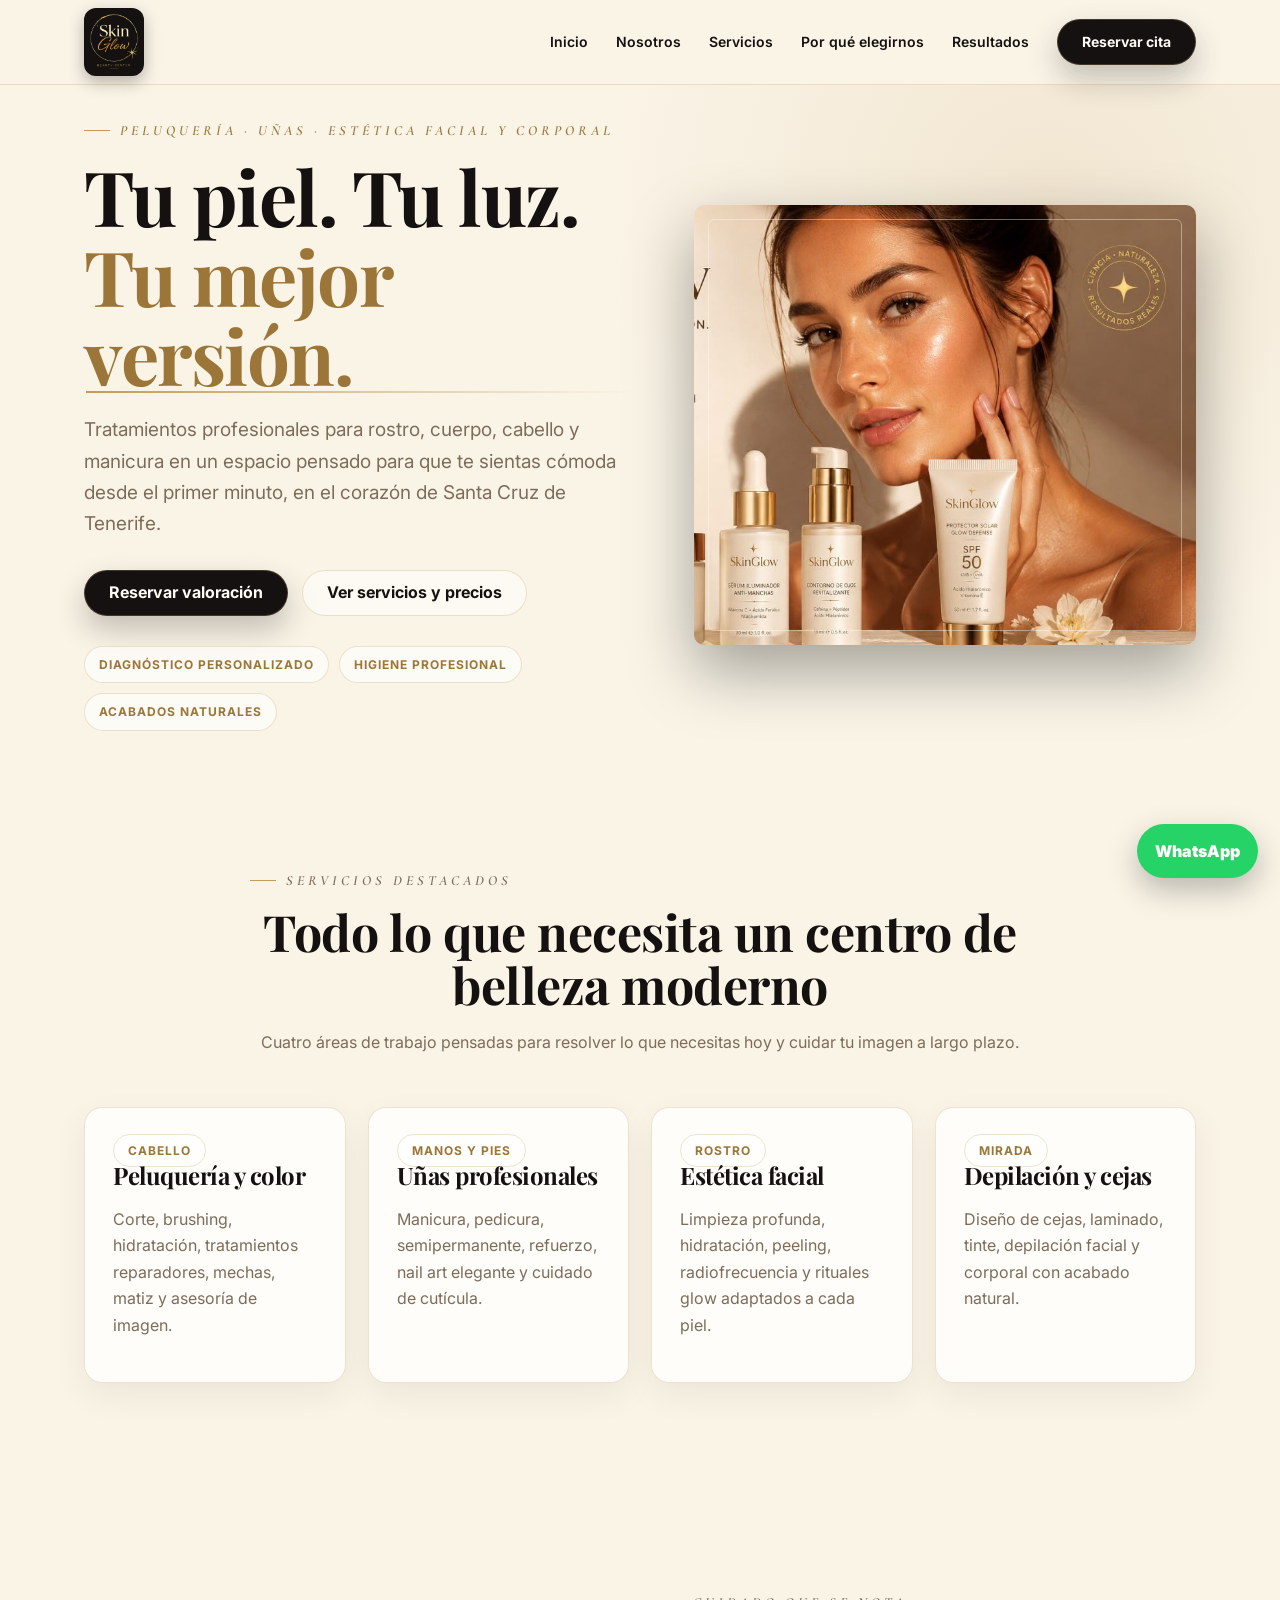
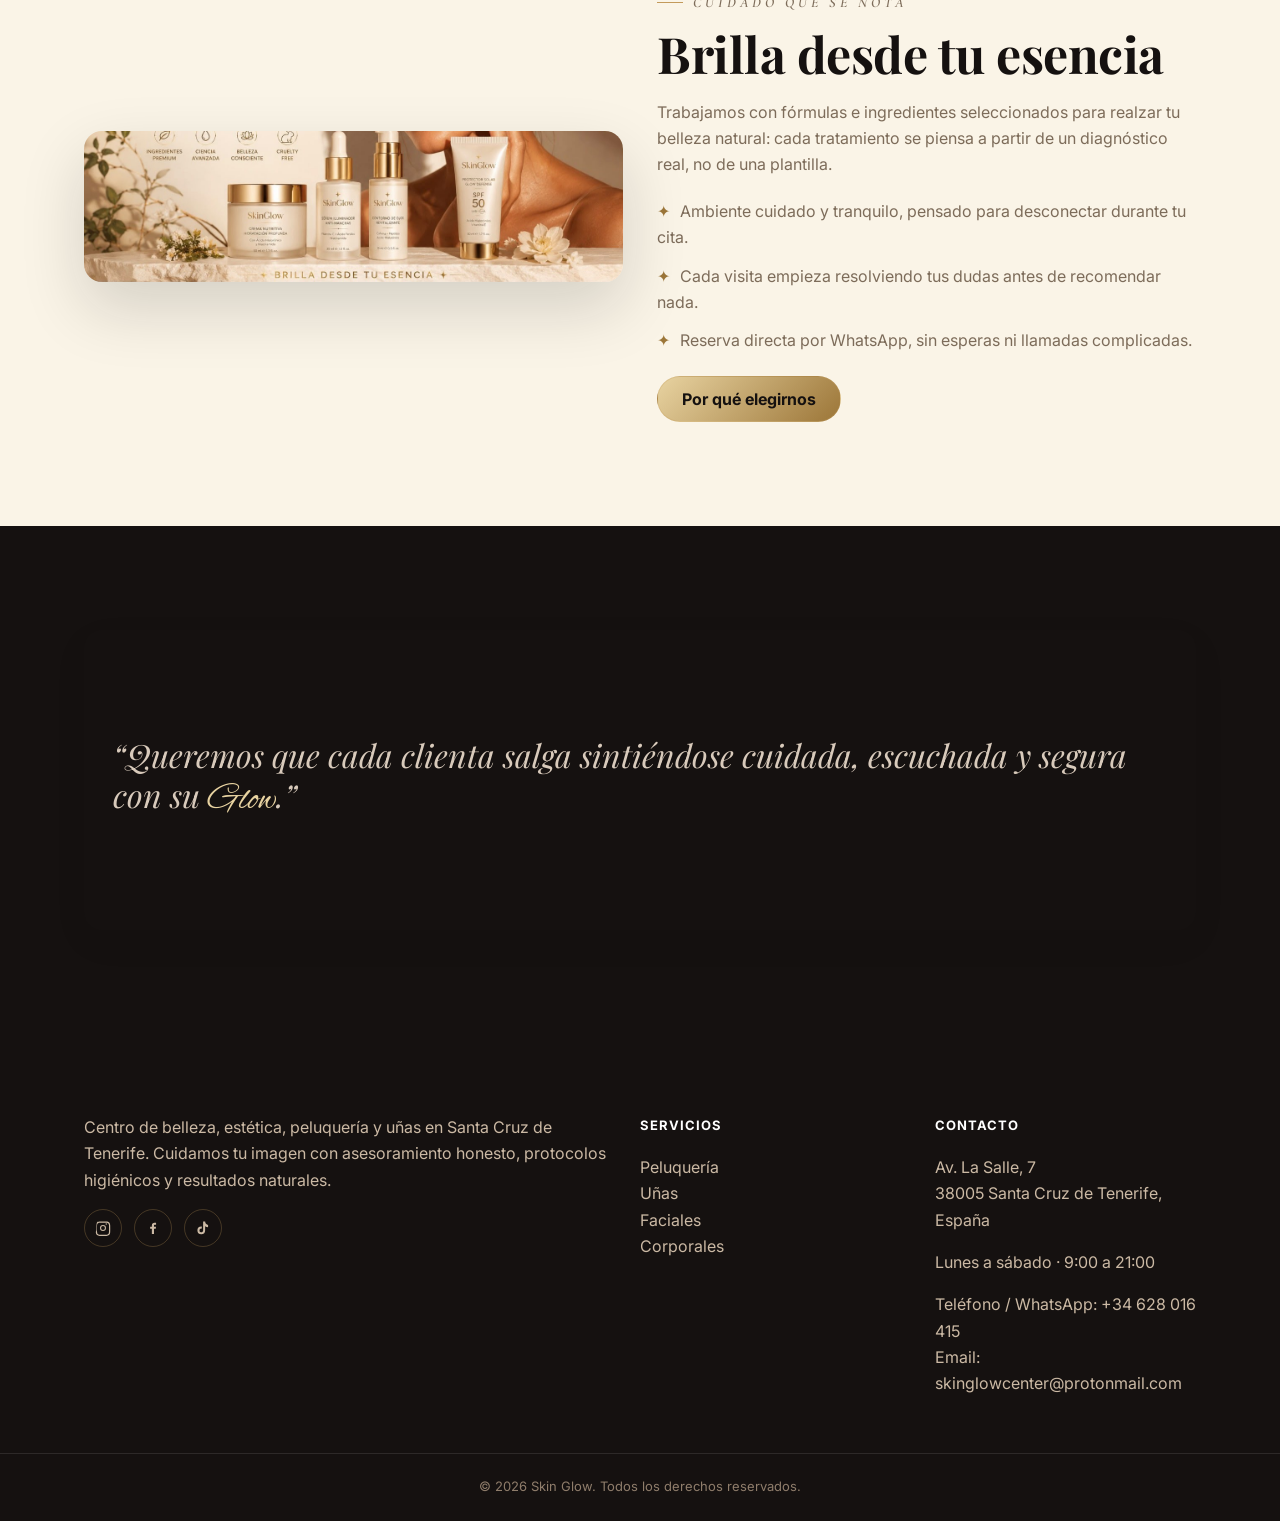
<file: index.html>
<!DOCTYPE html>
<html lang="es">
<head>
<meta charset="UTF-8">
<meta name="viewport" content="width=device-width, initial-scale=1.0">
<title>Skin Glow · Estética Avanzada &amp; Peluquería en Santa Cruz de Tenerife</title>
<meta name="description" content="Skin Glow, centro de belleza en Santa Cruz de Tenerife: peluquería, uñas, estética facial y corporal con diagnóstico personalizado y acabados naturales.">
<meta name="robots" content="index, follow">
<meta name="author" content="Skin Glow">
<meta property="og:type" content="website">
<meta property="og:title" content="Skin Glow · Estética Avanzada & Peluquería en Santa Cruz de Tenerife">
<meta property="og:description" content="Peluquería, uñas, estética facial y corporal en Santa Cruz de Tenerife. Reserva tu cita por WhatsApp.">
<meta property="og:locale" content="es_ES">
<link rel="canonical" href="./">
<link rel="icon" href="assets/logo.png">
<link rel="preconnect" href="https://fonts.googleapis.com">
<link rel="preconnect" href="https://fonts.gstatic.com" crossorigin>
<link rel="stylesheet" href="style.css">
<script type="application/ld+json">{"@context":"https://schema.org","@type":"BeautySalon","name":"Skin Glow","address":{"@type":"PostalAddress","streetAddress":"Av. La Salle, 7","postalCode":"38005","addressLocality":"Santa Cruz de Tenerife","addressCountry":"ES"},"telephone":"+34 628 016 415","priceRange":"€€","openingHours":"Mo-Sa 09:00-21:00","sameAs":["https://instagram.com/skinglow.tf","https://facebook.com/skinglow.tf"],"description":"Centro de belleza, estética, peluquería y uñas en Santa Cruz de Tenerife."}</script>
</head>
<body>
<header class="site-header">
<div class="container header-inner">
<a class="logo" href="index.html"><span class="logo-mark" role="img" aria-label="Skin Glow Beauty Center"></span></a>
<button class="nav-toggle" id="nav-toggle" aria-label="Abrir menú" aria-expanded="false"><span></span><span></span><span></span></button>
<nav class="nav-links" id="nav-links">
<a href="index.html">Inicio</a>
<a href="nosotros.html">Nosotros</a>
<a href="servicios.html">Servicios</a>
<a href="por-que-nosotros.html">Por qué elegirnos</a>
<a href="resultados.html">Resultados</a>
<a href="contacto.html" class="nav-cta">Reservar cita</a>
</nav>
</div>
</header>
<main>

<section class="hero">
<div class="container hero-grid">
<div class="reveal">
<p class="eyebrow">Peluquería · Uñas · Estética facial y corporal</p>
<h1>Tu piel. Tu luz.<br><span class="accent-line">Tu mejor versión.</span></h1>
<p class="lead">Tratamientos profesionales para rostro, cuerpo, cabello y manicura en un espacio pensado para que te sientas cómoda desde el primer minuto, en el corazón de Santa Cruz de Tenerife.</p>
<div class="actions">
<a class="btn primary" href="contacto.html">Reservar valoración</a>
<a class="btn ghost" href="servicios.html">Ver servicios y precios</a>
</div>
<div class="trust"><span>Diagnóstico personalizado</span><span>Higiene profesional</span><span>Acabados naturales</span></div>
</div>
<div class="reveal">
<div class="hero-media"><img src="assets/hero.jpg" alt="Línea de productos Skin Glow: crema nutritiva, sérum iluminador y protector solar" loading="lazy"></div>
</div>
</div>
</section>

<section class="section">
<div class="container">
<div class="section-head reveal">
<p class="eyebrow">Servicios destacados</p>
<h2>Todo lo que necesita un centro de belleza moderno</h2>
<p>Cuatro áreas de trabajo pensadas para resolver lo que necesitas hoy y cuidar tu imagen a largo plazo.</p>
</div>
<div class="cards">
<article class="card reveal"><span class="tag">Cabello</span><h3>Peluquería y color</h3><p>Corte, brushing, hidratación, tratamientos reparadores, mechas, matiz y asesoría de imagen.</p></article>
<article class="card reveal"><span class="tag">Manos y pies</span><h3>Uñas profesionales</h3><p>Manicura, pedicura, semipermanente, refuerzo, nail art elegante y cuidado de cutícula.</p></article>
<article class="card reveal"><span class="tag">Rostro</span><h3>Estética facial</h3><p>Limpieza profunda, hidratación, peeling, radiofrecuencia y rituales glow adaptados a cada piel.</p></article>
<article class="card reveal"><span class="tag">Mirada</span><h3>Depilación y cejas</h3><p>Diseño de cejas, laminado, tinte, depilación facial y corporal con acabado natural.</p></article>
</div>
</div>
</section>

<section class="section split-sec">
<div class="container split">
<div class="brand-panel reveal"><img src="assets/panel.jpg" alt="Línea de productos Skin Glow: crema nutritiva, sérum iluminador, contorno de ojos y protector solar" loading="lazy"></div>
<div class="panel reveal" style="box-shadow:none;border:none;background:transparent;padding:0">
<p class="eyebrow">Cuidado que se nota</p>
<h2>Brilla desde tu esencia</h2>
<p>Trabajamos con fórmulas e ingredientes seleccionados para realzar tu belleza natural: cada tratamiento se piensa a partir de un diagnóstico real, no de una plantilla.</p>
<ul class="ticks">
<li>Ambiente cuidado y tranquilo, pensado para desconectar durante tu cita.</li>
<li>Cada visita empieza resolviendo tus dudas antes de recomendar nada.</li>
<li>Reserva directa por WhatsApp, sin esperas ni llamadas complicadas.</li>
</ul>
<a class="btn gold" href="por-que-nosotros.html" style="margin-top:10px">Por qué elegirnos</a>
</div>
</div>
</section>

<section class="section dark">
<div class="container">
<div class="quote reveal"><p>“Queremos que cada clienta salga sintiéndose cuidada, escuchada y segura con su <em>Glow</em>.”</p></div>
</div>
</section>

</main>
<footer class="footer">
<div class="container footer-grid">
<div>
<a class="logo footer-logo" href="index.html"><span class="logo-mark footer-mark" role="img" aria-label="Skin Glow Beauty Center"></span></a>
<p>Centro de belleza, estética, peluquería y uñas en Santa Cruz de Tenerife. Cuidamos tu imagen con asesoramiento honesto, protocolos higiénicos y resultados naturales.</p>
<div class="social-row">
<a href="https://instagram.com/skinglow.tf" aria-label="Instagram"><svg viewBox="0 0 24 24" width="18" height="18" fill="currentColor"><path d="M12 2.2c3.2 0 3.6 0 4.9.07 1.2.06 2 .25 2.5.42a5 5 0 0 1 1.8 1.17 5 5 0 0 1 1.17 1.8c.17.5.36 1.3.42 2.5.06 1.3.07 1.7.07 4.9s0 3.6-.07 4.9c-.06 1.2-.25 2-.42 2.5a5 5 0 0 1-1.17 1.8 5 5 0 0 1-1.8 1.17c-.5.17-1.3.36-2.5.42-1.3.06-1.7.07-4.9.07s-3.6 0-4.9-.07c-1.2-.06-2-.25-2.5-.42a5 5 0 0 1-1.8-1.17 5 5 0 0 1-1.17-1.8c-.17-.5-.36-1.3-.42-2.5C2.2 15.6 2.2 15.2 2.2 12s0-3.6.07-4.9c.06-1.2.25-2 .42-2.5a5 5 0 0 1 1.17-1.8A5 5 0 0 1 5.66 2.7c.5-.17 1.3-.36 2.5-.42C9.4 2.2 9.8 2.2 12 2.2zm0 1.8c-3.14 0-3.51 0-4.75.07-1.02.05-1.57.22-1.94.36a3.2 3.2 0 0 0-1.16.75c-.35.35-.57.7-.75 1.16-.14.37-.31.92-.36 1.94C3 9.5 3 9.86 3 13s0 3.51.07 4.75c.05 1.02.22 1.57.36 1.94.18.46.4.81.75 1.16.35.35.7.57 1.16.75.37.14.92.31 1.94.36 1.24.06 1.6.07 4.75.07s3.51 0 4.75-.07c1.02-.05 1.57-.22 1.94-.36a3.2 3.2 0 0 0 1.16-.75c.35-.35.57-.7.75-1.16.14-.37.31-.92.36-1.94.06-1.24.07-1.6.07-4.75s0-3.51-.07-4.75c-.05-1.02-.22-1.57-.36-1.94a3.2 3.2 0 0 0-.75-1.16 3.2 3.2 0 0 0-1.16-.75c-.37-.14-.92-.31-1.94-.36C15.51 4 15.14 4 12 4z"/><path d="M12 7.5a4.5 4.5 0 1 0 0 9 4.5 4.5 0 0 0 0-9zm0 7.4a2.9 2.9 0 1 1 0-5.8 2.9 2.9 0 0 1 0 5.8zM17.9 6.1a1.05 1.05 0 1 1-2.1 0 1.05 1.05 0 0 1 2.1 0z"/></svg></a>
<a href="https://facebook.com/skinglow.tf" aria-label="Facebook"><svg viewBox="0 0 24 24" width="18" height="18" fill="currentColor"><path d="M13.5 21v-7.7h2.6l.4-3h-3v-1.9c0-.87.24-1.46 1.5-1.46h1.6V4.3c-.28-.04-1.24-.12-2.36-.12-2.34 0-3.94 1.43-3.94 4.04v2.08H7.7v3h2.6V21h3.2z"/></svg></a>
<a href="https://tiktok.com/@skinglow.tf" aria-label="TikTok"><svg viewBox="0 0 24 24" width="18" height="18" fill="currentColor"><path d="M16.6 5.82c-.9-.98-1.4-2.24-1.4-3.57h-3.03v13.4c0 1.53-1.24 2.77-2.77 2.77a2.77 2.77 0 0 1-2.77-2.77 2.77 2.77 0 0 1 2.77-2.77c.28 0 .55.04.8.12V9.7a5.8 5.8 0 0 0-.8-.06A5.8 5.8 0 0 0 3.6 15.45a5.8 5.8 0 0 0 5.8 5.8 5.8 5.8 0 0 0 5.8-5.8V9.3a7.6 7.6 0 0 0 4.4 1.4V7.66a4.55 4.55 0 0 1-2.99-1.85z"/></svg></a>
</div>
</div>
<div><h4>Servicios</h4><a href="servicios.html#peluqueria">Peluquería</a><a href="servicios.html#unas">Uñas</a><a href="servicios.html#facial">Faciales</a><a href="servicios.html#corporal">Corporales</a></div>
<div><h4>Contacto</h4><p>Av. La Salle, 7<br>38005 Santa Cruz de Tenerife, España</p><p>Lunes a sábado · 9:00 a 21:00</p><p>Teléfono / WhatsApp: +34 628 016 415<br>Email: skinglowcenter@protonmail.com</p></div>
</div>
<div class="footer-bottom">© 2026 Skin Glow. Todos los derechos reservados.</div>
</footer>
<a class="whatsapp" href="https://wa.me/34628016415" aria-label="Reservar por WhatsApp">WhatsApp</a>
<script src="main.js"></script>
</body>
</html>
</file>
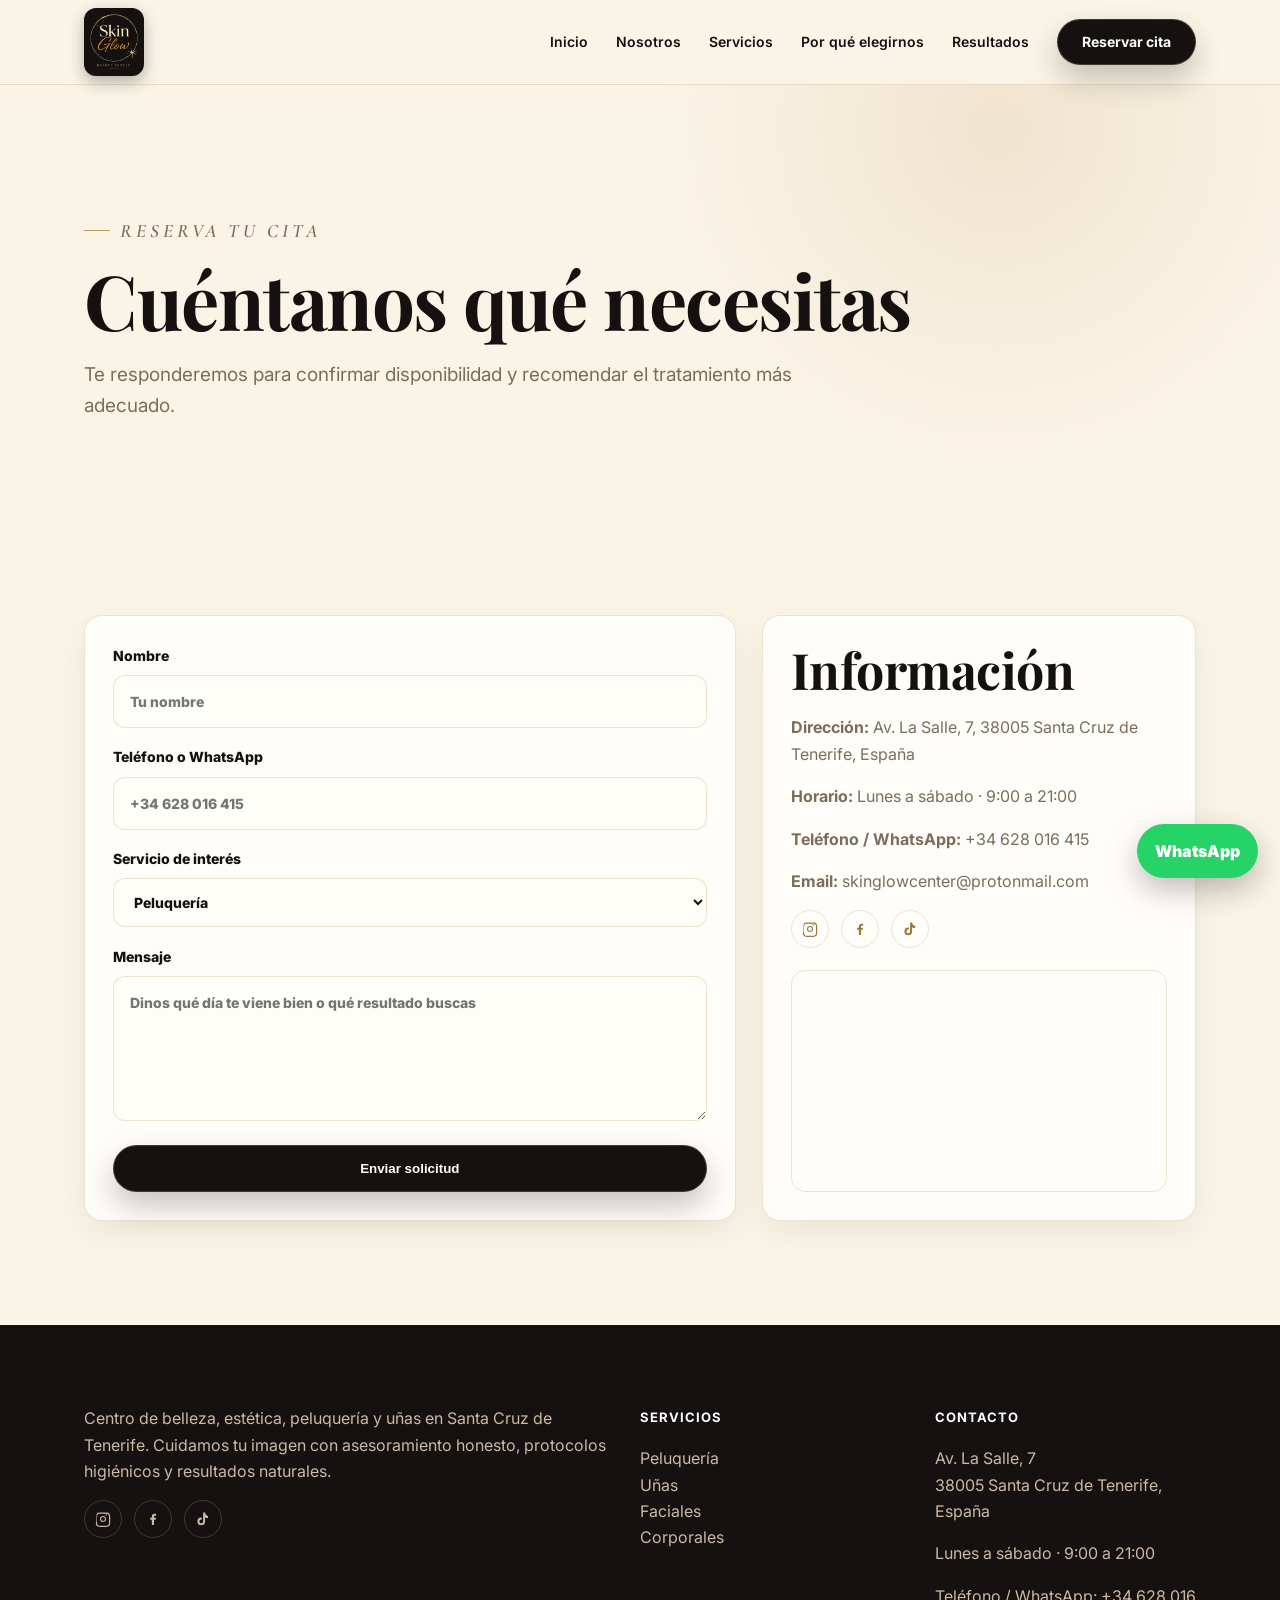
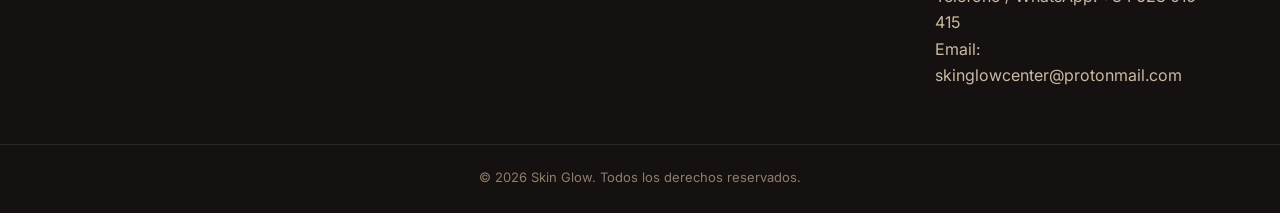
<file: contacto.html>
<!DOCTYPE html>
<html lang="es">
<head>
<meta charset="UTF-8">
<meta name="viewport" content="width=device-width, initial-scale=1.0">
<title>Contacto y reservas | Skin Glow Santa Cruz de Tenerife</title>
<meta name="description" content="Reserva tu cita de peluquería, uñas o estética en Santa Cruz de Tenerife. Contacta por formulario o WhatsApp.">
<meta name="robots" content="index, follow">
<meta name="author" content="Skin Glow">
<meta property="og:type" content="website">
<meta property="og:title" content="Contacto y reservas | Skin Glow Santa Cruz de Tenerife">
<meta property="og:description" content="Reserva tu cita de peluquería, uñas o estética en Santa Cruz de Tenerife.">
<meta property="og:locale" content="es_ES">
<link rel="canonical" href="./">
<link rel="icon" href="assets/logo.png">
<link rel="preconnect" href="https://fonts.googleapis.com">
<link rel="preconnect" href="https://fonts.gstatic.com" crossorigin>
<link rel="stylesheet" href="style.css">
<script type="application/ld+json">{"@context":"https://schema.org","@type":"BeautySalon","name":"Skin Glow","address":{"@type":"PostalAddress","streetAddress":"Av. La Salle, 7","postalCode":"38005","addressLocality":"Santa Cruz de Tenerife","addressCountry":"ES"},"telephone":"+34 628 016 415","priceRange":"€€","sameAs":["https://instagram.com/skinglow.tf","https://facebook.com/skinglow.tf"],"description":"Centro de belleza, estética, peluquería y uñas."}</script>
</head>
<body>
<header class="site-header">
<div class="container header-inner">
<a class="logo" href="index.html"><span class="logo-mark" role="img" aria-label="Skin Glow Beauty Center"></span></a>
<button class="nav-toggle" id="nav-toggle" aria-label="Abrir menú" aria-expanded="false"><span></span><span></span><span></span></button>
<nav class="nav-links" id="nav-links">
<a href="index.html">Inicio</a>
<a href="nosotros.html">Nosotros</a>
<a href="servicios.html">Servicios</a>
<a href="por-que-nosotros.html">Por qué elegirnos</a>
<a href="resultados.html">Resultados</a>
<a href="contacto.html" class="nav-cta">Reservar cita</a>
</nav>
</div>
</header>
<main>
<section class="page-hero">
<div class="container reveal">
<p class="eyebrow">Reserva tu cita</p>
<h1>Cuéntanos qué necesitas</h1>
<p>Te responderemos para confirmar disponibilidad y recomendar el tratamiento más adecuado.</p>
</div>
</section>
<section class="section">
<div class="container contact-grid">
<form id="contact-form" class="form reveal">
<label>Nombre<input required name="nombre" placeholder="Tu nombre"></label>
<label>Teléfono o WhatsApp<input required name="telefono" placeholder="+34 628 016 415"></label>
<label>Servicio de interés<select name="servicio"><option>Peluquería</option><option>Uñas</option><option>Facial</option><option>Corporal</option><option>Cejas / depilación</option></select></label>
<label>Mensaje<textarea name="mensaje" rows="5" placeholder="Dinos qué día te viene bien o qué resultado buscas"></textarea></label>
<button class="btn primary" type="submit">Enviar solicitud</button>
<p id="form-msg" class="form-msg" role="status"></p>
</form>
<aside class="contact-card reveal">
<h2>Información</h2>
<p><b>Dirección:</b> Av. La Salle, 7, 38005 Santa Cruz de Tenerife, España</p>
<p><b>Horario:</b> Lunes a sábado · 9:00 a 21:00</p>
<p><b>Teléfono / WhatsApp:</b> +34 628 016 415</p>
<p><b>Email:</b> skinglowcenter@protonmail.com</p>
<div class="social-row">
<a href="https://instagram.com/skinglow.tf" aria-label="Instagram"><svg viewBox="0 0 24 24" width="18" height="18" fill="currentColor"><path d="M12 2.2c3.2 0 3.6 0 4.9.07 1.2.06 2 .25 2.5.42a5 5 0 0 1 1.8 1.17 5 5 0 0 1 1.17 1.8c.17.5.36 1.3.42 2.5.06 1.3.07 1.7.07 4.9s0 3.6-.07 4.9c-.06 1.2-.25 2-.42 2.5a5 5 0 0 1-1.17 1.8 5 5 0 0 1-1.8 1.17c-.5.17-1.3.36-2.5.42-1.3.06-1.7.07-4.9.07s-3.6 0-4.9-.07c-1.2-.06-2-.25-2.5-.42a5 5 0 0 1-1.8-1.17 5 5 0 0 1-1.17-1.8c-.17-.5-.36-1.3-.42-2.5C2.2 15.6 2.2 15.2 2.2 12s0-3.6.07-4.9c.06-1.2.25-2 .42-2.5a5 5 0 0 1 1.17-1.8A5 5 0 0 1 5.66 2.7c.5-.17 1.3-.36 2.5-.42C9.4 2.2 9.8 2.2 12 2.2zm0 1.8c-3.14 0-3.51 0-4.75.07-1.02.05-1.57.22-1.94.36a3.2 3.2 0 0 0-1.16.75c-.35.35-.57.7-.75 1.16-.14.37-.31.92-.36 1.94C3 9.5 3 9.86 3 13s0 3.51.07 4.75c.05 1.02.22 1.57.36 1.94.18.46.4.81.75 1.16.35.35.7.57 1.16.75.37.14.92.31 1.94.36 1.24.06 1.6.07 4.75.07s3.51 0 4.75-.07c1.02-.05 1.57-.22 1.94-.36a3.2 3.2 0 0 0 1.16-.75c.35-.35.57-.7.75-1.16.14-.37.31-.92.36-1.94.06-1.24.07-1.6.07-4.75s0-3.51-.07-4.75c-.05-1.02-.22-1.57-.36-1.94a3.2 3.2 0 0 0-.75-1.16 3.2 3.2 0 0 0-1.16-.75c-.37-.14-.92-.31-1.94-.36C15.51 4 15.14 4 12 4z"/><path d="M12 7.5a4.5 4.5 0 1 0 0 9 4.5 4.5 0 0 0 0-9zm0 7.4a2.9 2.9 0 1 1 0-5.8 2.9 2.9 0 0 1 0 5.8zM17.9 6.1a1.05 1.05 0 1 1-2.1 0 1.05 1.05 0 0 1 2.1 0z"/></svg></a>
<a href="https://facebook.com/skinglow.tf" aria-label="Facebook"><svg viewBox="0 0 24 24" width="18" height="18" fill="currentColor"><path d="M13.5 21v-7.7h2.6l.4-3h-3v-1.9c0-.87.24-1.46 1.5-1.46h1.6V4.3c-.28-.04-1.24-.12-2.36-.12-2.34 0-3.94 1.43-3.94 4.04v2.08H7.7v3h2.6V21h3.2z"/></svg></a>
<a href="https://tiktok.com/@skinglow.tf" aria-label="TikTok"><svg viewBox="0 0 24 24" width="18" height="18" fill="currentColor"><path d="M16.6 5.82c-.9-.98-1.4-2.24-1.4-3.57h-3.03v13.4c0 1.53-1.24 2.77-2.77 2.77a2.77 2.77 0 0 1-2.77-2.77 2.77 2.77 0 0 1 2.77-2.77c.28 0 .55.04.8.12V9.7a5.8 5.8 0 0 0-.8-.06A5.8 5.8 0 0 0 3.6 15.45a5.8 5.8 0 0 0 5.8 5.8 5.8 5.8 0 0 0 5.8-5.8V9.3a7.6 7.6 0 0 0 4.4 1.4V7.66a4.55 4.55 0 0 1-2.99-1.85z"/></svg></a>
</div>
<div class="map-frame"><iframe src="https://maps.google.com/maps?q=Av.%20La%20Salle%207%2C%2038005%20Santa%20Cruz%20de%20Tenerife&output=embed" loading="lazy" title="Ubicación de Skin Glow en el mapa"></iframe></div>
</aside>
</div>
</section>
</main>
<footer class="footer">
<div class="container footer-grid">
<div>
<a class="logo footer-logo" href="index.html"><span class="logo-mark footer-mark" role="img" aria-label="Skin Glow Beauty Center"></span></a>
<p>Centro de belleza, estética, peluquería y uñas en Santa Cruz de Tenerife. Cuidamos tu imagen con asesoramiento honesto, protocolos higiénicos y resultados naturales.</p>
<div class="social-row">
<a href="https://instagram.com/skinglow.tf" aria-label="Instagram"><svg viewBox="0 0 24 24" width="18" height="18" fill="currentColor"><path d="M12 2.2c3.2 0 3.6 0 4.9.07 1.2.06 2 .25 2.5.42a5 5 0 0 1 1.8 1.17 5 5 0 0 1 1.17 1.8c.17.5.36 1.3.42 2.5.06 1.3.07 1.7.07 4.9s0 3.6-.07 4.9c-.06 1.2-.25 2-.42 2.5a5 5 0 0 1-1.17 1.8 5 5 0 0 1-1.8 1.17c-.5.17-1.3.36-2.5.42-1.3.06-1.7.07-4.9.07s-3.6 0-4.9-.07c-1.2-.06-2-.25-2.5-.42a5 5 0 0 1-1.8-1.17 5 5 0 0 1-1.17-1.8c-.17-.5-.36-1.3-.42-2.5C2.2 15.6 2.2 15.2 2.2 12s0-3.6.07-4.9c.06-1.2.25-2 .42-2.5a5 5 0 0 1 1.17-1.8A5 5 0 0 1 5.66 2.7c.5-.17 1.3-.36 2.5-.42C9.4 2.2 9.8 2.2 12 2.2zm0 1.8c-3.14 0-3.51 0-4.75.07-1.02.05-1.57.22-1.94.36a3.2 3.2 0 0 0-1.16.75c-.35.35-.57.7-.75 1.16-.14.37-.31.92-.36 1.94C3 9.5 3 9.86 3 13s0 3.51.07 4.75c.05 1.02.22 1.57.36 1.94.18.46.4.81.75 1.16.35.35.7.57 1.16.75.37.14.92.31 1.94.36 1.24.06 1.6.07 4.75.07s3.51 0 4.75-.07c1.02-.05 1.57-.22 1.94-.36a3.2 3.2 0 0 0 1.16-.75c.35-.35.57-.7.75-1.16.14-.37.31-.92.36-1.94.06-1.24.07-1.6.07-4.75s0-3.51-.07-4.75c-.05-1.02-.22-1.57-.36-1.94a3.2 3.2 0 0 0-.75-1.16 3.2 3.2 0 0 0-1.16-.75c-.37-.14-.92-.31-1.94-.36C15.51 4 15.14 4 12 4z"/><path d="M12 7.5a4.5 4.5 0 1 0 0 9 4.5 4.5 0 0 0 0-9zm0 7.4a2.9 2.9 0 1 1 0-5.8 2.9 2.9 0 0 1 0 5.8zM17.9 6.1a1.05 1.05 0 1 1-2.1 0 1.05 1.05 0 0 1 2.1 0z"/></svg></a>
<a href="https://facebook.com/skinglow.tf" aria-label="Facebook"><svg viewBox="0 0 24 24" width="18" height="18" fill="currentColor"><path d="M13.5 21v-7.7h2.6l.4-3h-3v-1.9c0-.87.24-1.46 1.5-1.46h1.6V4.3c-.28-.04-1.24-.12-2.36-.12-2.34 0-3.94 1.43-3.94 4.04v2.08H7.7v3h2.6V21h3.2z"/></svg></a>
<a href="https://tiktok.com/@skinglow.tf" aria-label="TikTok"><svg viewBox="0 0 24 24" width="18" height="18" fill="currentColor"><path d="M16.6 5.82c-.9-.98-1.4-2.24-1.4-3.57h-3.03v13.4c0 1.53-1.24 2.77-2.77 2.77a2.77 2.77 0 0 1-2.77-2.77 2.77 2.77 0 0 1 2.77-2.77c.28 0 .55.04.8.12V9.7a5.8 5.8 0 0 0-.8-.06A5.8 5.8 0 0 0 3.6 15.45a5.8 5.8 0 0 0 5.8 5.8 5.8 5.8 0 0 0 5.8-5.8V9.3a7.6 7.6 0 0 0 4.4 1.4V7.66a4.55 4.55 0 0 1-2.99-1.85z"/></svg></a>
</div>
</div>
<div><h4>Servicios</h4><a href="servicios.html#peluqueria">Peluquería</a><a href="servicios.html#unas">Uñas</a><a href="servicios.html#facial">Faciales</a><a href="servicios.html#corporal">Corporales</a></div>
<div><h4>Contacto</h4><p>Av. La Salle, 7<br>38005 Santa Cruz de Tenerife, España</p><p>Lunes a sábado · 9:00 a 21:00</p><p>Teléfono / WhatsApp: +34 628 016 415<br>Email: skinglowcenter@protonmail.com</p></div>
</div>
<div class="footer-bottom">© 2026 Skin Glow. Todos los derechos reservados.</div>
</footer>
<a class="whatsapp" href="https://wa.me/34628016415" aria-label="Reservar por WhatsApp">WhatsApp</a>
<script src="main.js"></script>
</body>
</html>
</file>
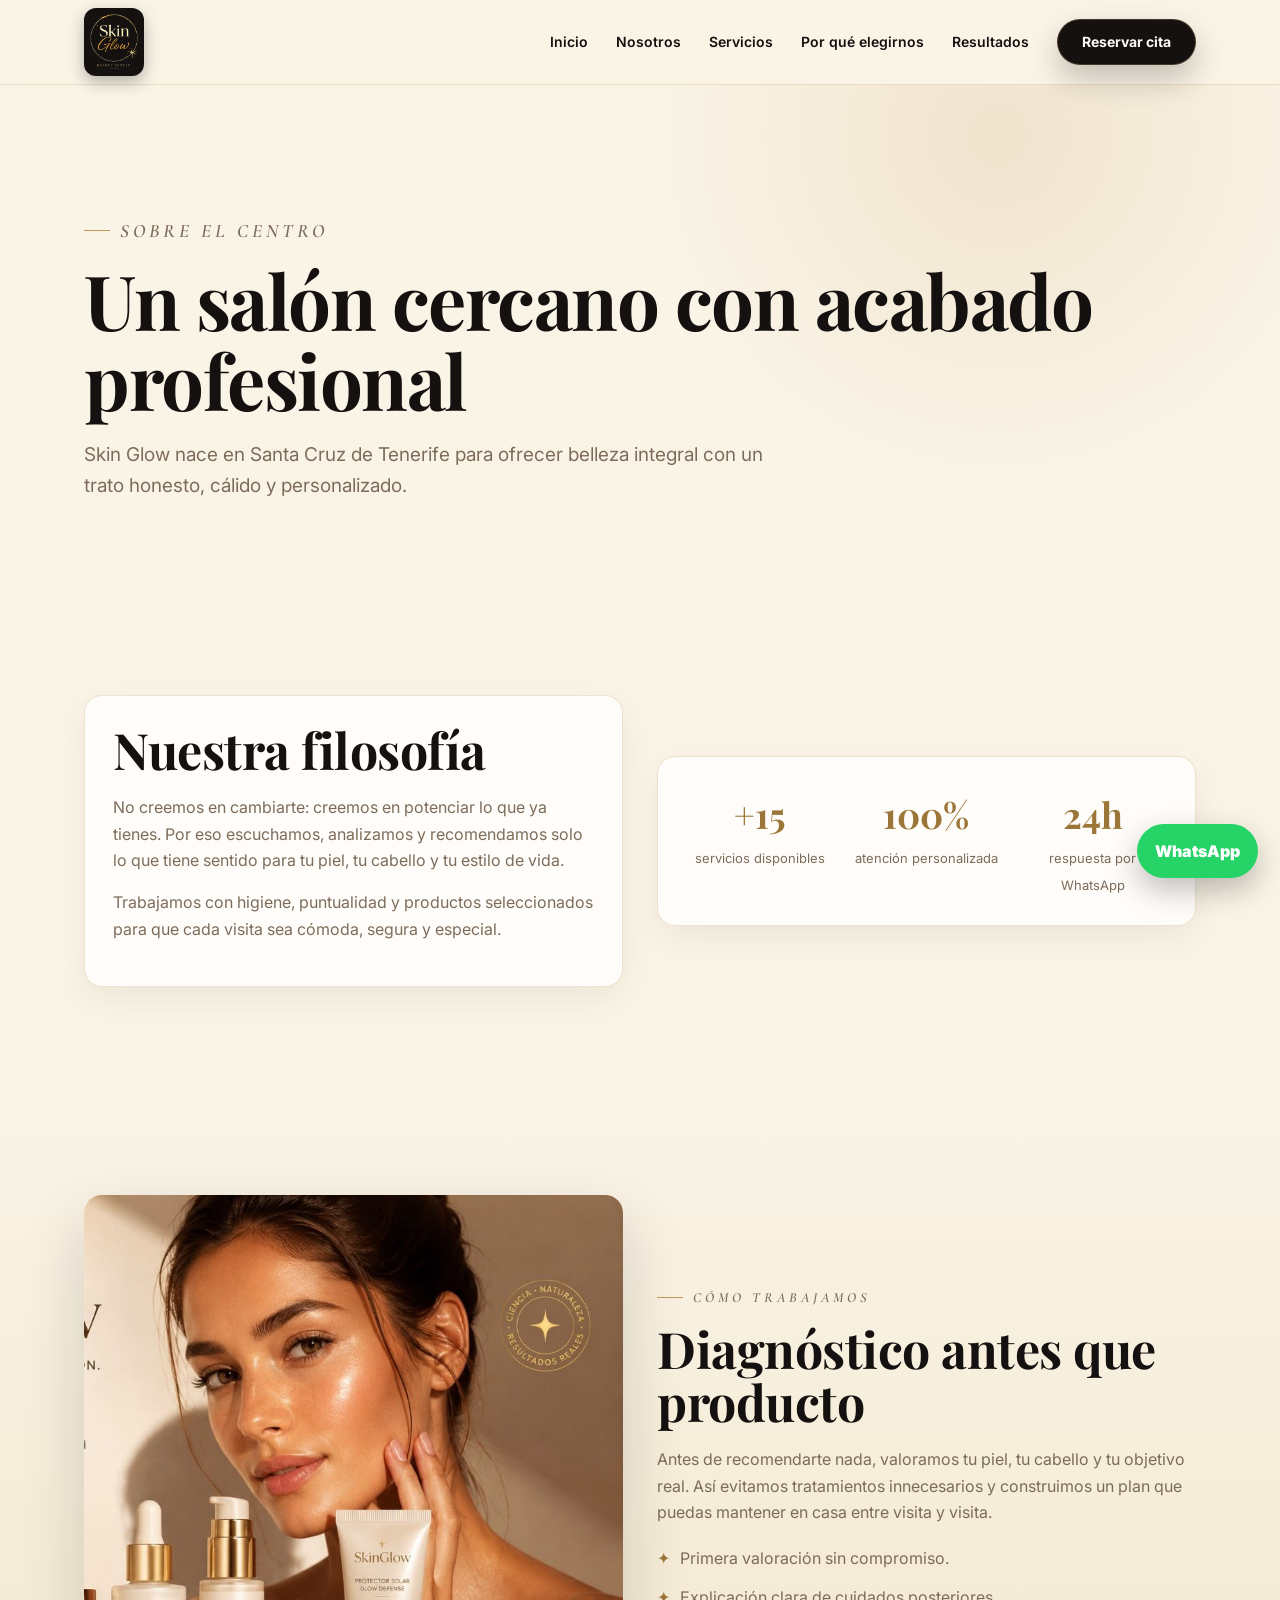
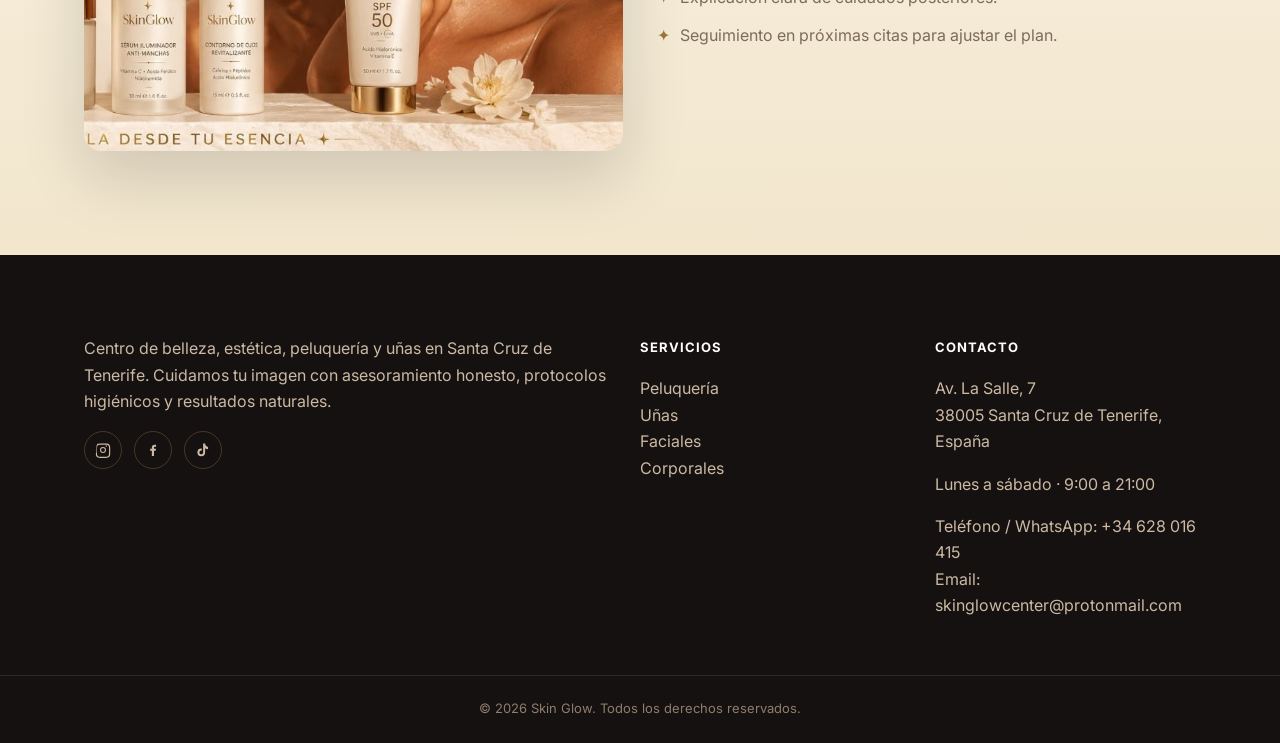
<file: nosotros.html>
<!DOCTYPE html>
<html lang="es">
<head>
<meta charset="UTF-8">
<meta name="viewport" content="width=device-width, initial-scale=1.0">
<title>Sobre Skin Glow | Centro de belleza en Santa Cruz de Tenerife</title>
<meta name="description" content="Conoce Skin Glow: centro de belleza en Santa Cruz de Tenerife con trato cercano, higiene profesional y asesoramiento personalizado.">
<meta name="robots" content="index, follow">
<meta name="author" content="Skin Glow">
<meta property="og:type" content="website">
<meta property="og:title" content="Sobre Skin Glow | Centro de belleza en Santa Cruz de Tenerife">
<meta property="og:description" content="Trato cercano, higiene profesional y asesoramiento personalizado en Santa Cruz de Tenerife.">
<meta property="og:locale" content="es_ES">
<link rel="canonical" href="./">
<link rel="icon" href="assets/logo.png">
<link rel="preconnect" href="https://fonts.googleapis.com">
<link rel="preconnect" href="https://fonts.gstatic.com" crossorigin>
<link rel="stylesheet" href="style.css">
<script type="application/ld+json">{"@context":"https://schema.org","@type":"BeautySalon","name":"Skin Glow","address":{"@type":"PostalAddress","streetAddress":"Av. La Salle, 7","postalCode":"38005","addressLocality":"Santa Cruz de Tenerife","addressCountry":"ES"},"telephone":"+34 628 016 415","priceRange":"€€","sameAs":["https://instagram.com/skinglow.tf","https://facebook.com/skinglow.tf"],"description":"Centro de belleza, estética, peluquería y uñas."}</script>
</head>
<body>
<header class="site-header">
<div class="container header-inner">
<a class="logo" href="index.html"><span class="logo-mark" role="img" aria-label="Skin Glow Beauty Center"></span></a>
<button class="nav-toggle" id="nav-toggle" aria-label="Abrir menú" aria-expanded="false"><span></span><span></span><span></span></button>
<nav class="nav-links" id="nav-links">
<a href="index.html">Inicio</a>
<a href="nosotros.html">Nosotros</a>
<a href="servicios.html">Servicios</a>
<a href="por-que-nosotros.html">Por qué elegirnos</a>
<a href="resultados.html">Resultados</a>
<a href="contacto.html" class="nav-cta">Reservar cita</a>
</nav>
</div>
</header>
<main>
<section class="page-hero">
<div class="container reveal">
<p class="eyebrow">Sobre el centro</p>
<h1>Un salón cercano con acabado profesional</h1>
<p>Skin Glow nace en Santa Cruz de Tenerife para ofrecer belleza integral con un trato honesto, cálido y personalizado.</p>
</div>
</section>
<section class="section">
<div class="container split">
<div class="panel reveal">
<h2>Nuestra filosofía</h2>
<p>No creemos en cambiarte: creemos en potenciar lo que ya tienes. Por eso escuchamos, analizamos y recomendamos solo lo que tiene sentido para tu piel, tu cabello y tu estilo de vida.</p>
<p>Trabajamos con higiene, puntualidad y productos seleccionados para que cada visita sea cómoda, segura y especial.</p>
</div>
<div class="stats reveal">
<div><strong>+15</strong><span>servicios disponibles</span></div>
<div><strong>100%</strong><span>atención personalizada</span></div>
<div><strong>24h</strong><span>respuesta por WhatsApp</span></div>
</div>
</div>
</section>
<section class="section alt">
<div class="container split">
<div class="brand-panel reveal"><img src="assets/hero.jpg" alt="Productos Skin Glow: cuidado facial con ingredientes premium" loading="lazy"></div>
<div class="panel reveal" style="box-shadow:none;border:none;background:transparent;padding:0">
<p class="eyebrow">Cómo trabajamos</p>
<h2>Diagnóstico antes que producto</h2>
<p>Antes de recomendarte nada, valoramos tu piel, tu cabello y tu objetivo real. Así evitamos tratamientos innecesarios y construimos un plan que puedas mantener en casa entre visita y visita.</p>
<ul class="ticks">
<li>Primera valoración sin compromiso.</li>
<li>Explicación clara de cuidados posteriores.</li>
<li>Seguimiento en próximas citas para ajustar el plan.</li>
</ul>
</div>
</div>
</section>
</main>
<footer class="footer">
<div class="container footer-grid">
<div>
<a class="logo footer-logo" href="index.html"><span class="logo-mark footer-mark" role="img" aria-label="Skin Glow Beauty Center"></span></a>
<p>Centro de belleza, estética, peluquería y uñas en Santa Cruz de Tenerife. Cuidamos tu imagen con asesoramiento honesto, protocolos higiénicos y resultados naturales.</p>
<div class="social-row">
<a href="https://instagram.com/skinglow.tf" aria-label="Instagram"><svg viewBox="0 0 24 24" width="18" height="18" fill="currentColor"><path d="M12 2.2c3.2 0 3.6 0 4.9.07 1.2.06 2 .25 2.5.42a5 5 0 0 1 1.8 1.17 5 5 0 0 1 1.17 1.8c.17.5.36 1.3.42 2.5.06 1.3.07 1.7.07 4.9s0 3.6-.07 4.9c-.06 1.2-.25 2-.42 2.5a5 5 0 0 1-1.17 1.8 5 5 0 0 1-1.8 1.17c-.5.17-1.3.36-2.5.42-1.3.06-1.7.07-4.9.07s-3.6 0-4.9-.07c-1.2-.06-2-.25-2.5-.42a5 5 0 0 1-1.8-1.17 5 5 0 0 1-1.17-1.8c-.17-.5-.36-1.3-.42-2.5C2.2 15.6 2.2 15.2 2.2 12s0-3.6.07-4.9c.06-1.2.25-2 .42-2.5a5 5 0 0 1 1.17-1.8A5 5 0 0 1 5.66 2.7c.5-.17 1.3-.36 2.5-.42C9.4 2.2 9.8 2.2 12 2.2zm0 1.8c-3.14 0-3.51 0-4.75.07-1.02.05-1.57.22-1.94.36a3.2 3.2 0 0 0-1.16.75c-.35.35-.57.7-.75 1.16-.14.37-.31.92-.36 1.94C3 9.5 3 9.86 3 13s0 3.51.07 4.75c.05 1.02.22 1.57.36 1.94.18.46.4.81.75 1.16.35.35.7.57 1.16.75.37.14.92.31 1.94.36 1.24.06 1.6.07 4.75.07s3.51 0 4.75-.07c1.02-.05 1.57-.22 1.94-.36a3.2 3.2 0 0 0 1.16-.75c.35-.35.57-.7.75-1.16.14-.37.31-.92.36-1.94.06-1.24.07-1.6.07-4.75s0-3.51-.07-4.75c-.05-1.02-.22-1.57-.36-1.94a3.2 3.2 0 0 0-.75-1.16 3.2 3.2 0 0 0-1.16-.75c-.37-.14-.92-.31-1.94-.36C15.51 4 15.14 4 12 4z"/><path d="M12 7.5a4.5 4.5 0 1 0 0 9 4.5 4.5 0 0 0 0-9zm0 7.4a2.9 2.9 0 1 1 0-5.8 2.9 2.9 0 0 1 0 5.8zM17.9 6.1a1.05 1.05 0 1 1-2.1 0 1.05 1.05 0 0 1 2.1 0z"/></svg></a>
<a href="https://facebook.com/skinglow.tf" aria-label="Facebook"><svg viewBox="0 0 24 24" width="18" height="18" fill="currentColor"><path d="M13.5 21v-7.7h2.6l.4-3h-3v-1.9c0-.87.24-1.46 1.5-1.46h1.6V4.3c-.28-.04-1.24-.12-2.36-.12-2.34 0-3.94 1.43-3.94 4.04v2.08H7.7v3h2.6V21h3.2z"/></svg></a>
<a href="https://tiktok.com/@skinglow.tf" aria-label="TikTok"><svg viewBox="0 0 24 24" width="18" height="18" fill="currentColor"><path d="M16.6 5.82c-.9-.98-1.4-2.24-1.4-3.57h-3.03v13.4c0 1.53-1.24 2.77-2.77 2.77a2.77 2.77 0 0 1-2.77-2.77 2.77 2.77 0 0 1 2.77-2.77c.28 0 .55.04.8.12V9.7a5.8 5.8 0 0 0-.8-.06A5.8 5.8 0 0 0 3.6 15.45a5.8 5.8 0 0 0 5.8 5.8 5.8 5.8 0 0 0 5.8-5.8V9.3a7.6 7.6 0 0 0 4.4 1.4V7.66a4.55 4.55 0 0 1-2.99-1.85z"/></svg></a>
</div>
</div>
<div><h4>Servicios</h4><a href="servicios.html#peluqueria">Peluquería</a><a href="servicios.html#unas">Uñas</a><a href="servicios.html#facial">Faciales</a><a href="servicios.html#corporal">Corporales</a></div>
<div><h4>Contacto</h4><p>Av. La Salle, 7<br>38005 Santa Cruz de Tenerife, España</p><p>Lunes a sábado · 9:00 a 21:00</p><p>Teléfono / WhatsApp: +34 628 016 415<br>Email: skinglowcenter@protonmail.com</p></div>
</div>
<div class="footer-bottom">© 2026 Skin Glow. Todos los derechos reservados.</div>
</footer>
<a class="whatsapp" href="https://wa.me/34628016415" aria-label="Reservar por WhatsApp">WhatsApp</a>
<script src="main.js"></script>
</body>
</html>
</file>
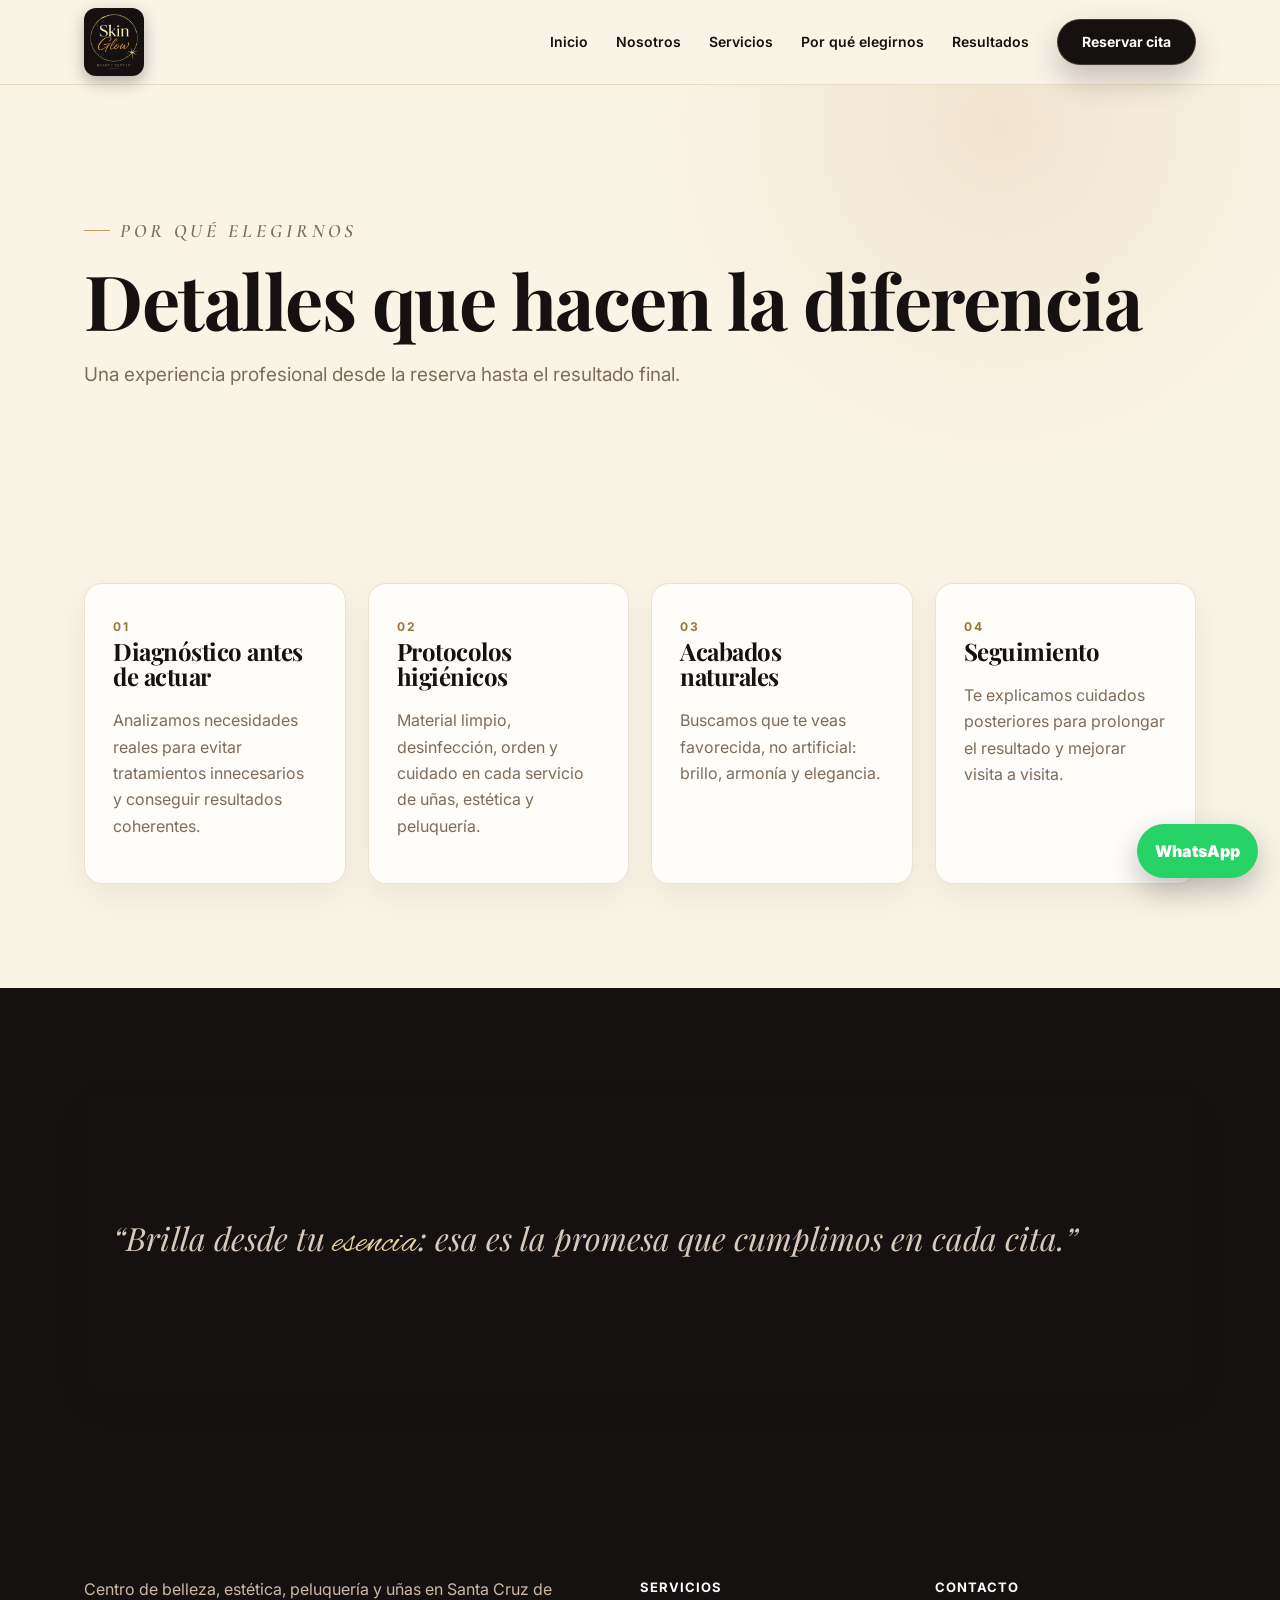
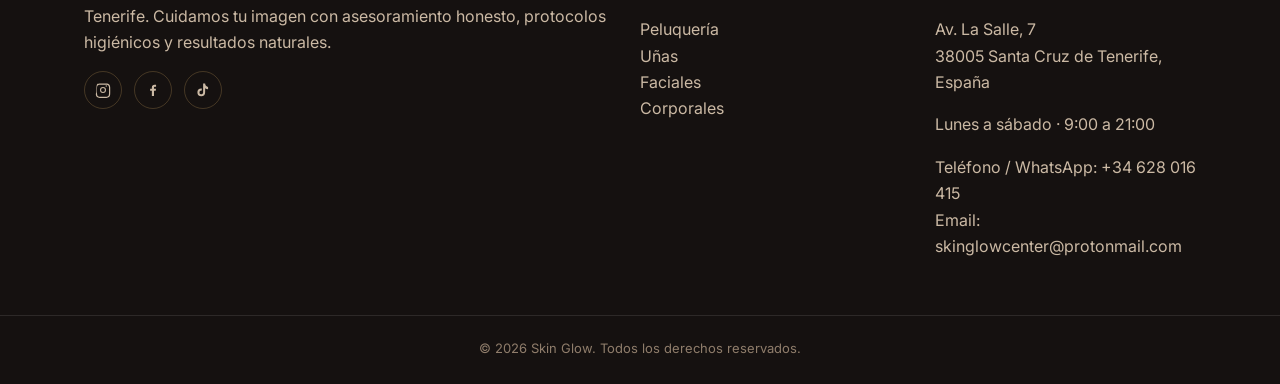
<file: por-que-nosotros.html>
<!DOCTYPE html>
<html lang="es">
<head>
<meta charset="UTF-8">
<meta name="viewport" content="width=device-width, initial-scale=1.0">
<title>Por qué elegir nuestro centro de belleza | Skin Glow</title>
<meta name="description" content="Razones para elegir Skin Glow: diagnóstico personalizado, higiene, acabados naturales y seguimiento profesional en Santa Cruz de Tenerife.">
<meta name="robots" content="index, follow">
<meta name="author" content="Skin Glow">
<meta property="og:type" content="website">
<meta property="og:title" content="Por qué elegir nuestro centro de belleza | Skin Glow">
<meta property="og:description" content="Diagnóstico personalizado, higiene, acabados naturales y seguimiento profesional.">
<meta property="og:locale" content="es_ES">
<link rel="canonical" href="./">
<link rel="icon" href="assets/logo.png">
<link rel="preconnect" href="https://fonts.googleapis.com">
<link rel="preconnect" href="https://fonts.gstatic.com" crossorigin>
<link rel="stylesheet" href="style.css">
<script type="application/ld+json">{"@context":"https://schema.org","@type":"BeautySalon","name":"Skin Glow","address":{"@type":"PostalAddress","streetAddress":"Av. La Salle, 7","postalCode":"38005","addressLocality":"Santa Cruz de Tenerife","addressCountry":"ES"},"telephone":"+34 628 016 415","priceRange":"€€","sameAs":["https://instagram.com/skinglow.tf","https://facebook.com/skinglow.tf"],"description":"Centro de belleza, estética, peluquería y uñas."}</script>
</head>
<body>
<header class="site-header">
<div class="container header-inner">
<a class="logo" href="index.html"><span class="logo-mark" role="img" aria-label="Skin Glow Beauty Center"></span></a>
<button class="nav-toggle" id="nav-toggle" aria-label="Abrir menú" aria-expanded="false"><span></span><span></span><span></span></button>
<nav class="nav-links" id="nav-links">
<a href="index.html">Inicio</a>
<a href="nosotros.html">Nosotros</a>
<a href="servicios.html">Servicios</a>
<a href="por-que-nosotros.html">Por qué elegirnos</a>
<a href="resultados.html">Resultados</a>
<a href="contacto.html" class="nav-cta">Reservar cita</a>
</nav>
</div>
</header>
<main>
<section class="page-hero">
<div class="container reveal">
<p class="eyebrow">Por qué elegirnos</p>
<h1>Detalles que hacen la diferencia</h1>
<p>Una experiencia profesional desde la reserva hasta el resultado final.</p>
</div>
</section>
<section class="section">
<div class="container cards">
<article class="card reveal"><b>01</b><h3>Diagnóstico antes de actuar</h3><p>Analizamos necesidades reales para evitar tratamientos innecesarios y conseguir resultados coherentes.</p></article>
<article class="card reveal"><b>02</b><h3>Protocolos higiénicos</h3><p>Material limpio, desinfección, orden y cuidado en cada servicio de uñas, estética y peluquería.</p></article>
<article class="card reveal"><b>03</b><h3>Acabados naturales</h3><p>Buscamos que te veas favorecida, no artificial: brillo, armonía y elegancia.</p></article>
<article class="card reveal"><b>04</b><h3>Seguimiento</h3><p>Te explicamos cuidados posteriores para prolongar el resultado y mejorar visita a visita.</p></article>
</div>
</section>
<section class="section dark">
<div class="container">
<div class="quote reveal"><p>“Brilla desde tu <em>esencia</em>: esa es la promesa que cumplimos en cada cita.”</p></div>
</div>
</section>
</main>
<footer class="footer">
<div class="container footer-grid">
<div>
<a class="logo footer-logo" href="index.html"><span class="logo-mark footer-mark" role="img" aria-label="Skin Glow Beauty Center"></span></a>
<p>Centro de belleza, estética, peluquería y uñas en Santa Cruz de Tenerife. Cuidamos tu imagen con asesoramiento honesto, protocolos higiénicos y resultados naturales.</p>
<div class="social-row">
<a href="https://instagram.com/skinglow.tf" aria-label="Instagram"><svg viewBox="0 0 24 24" width="18" height="18" fill="currentColor"><path d="M12 2.2c3.2 0 3.6 0 4.9.07 1.2.06 2 .25 2.5.42a5 5 0 0 1 1.8 1.17 5 5 0 0 1 1.17 1.8c.17.5.36 1.3.42 2.5.06 1.3.07 1.7.07 4.9s0 3.6-.07 4.9c-.06 1.2-.25 2-.42 2.5a5 5 0 0 1-1.17 1.8 5 5 0 0 1-1.8 1.17c-.5.17-1.3.36-2.5.42-1.3.06-1.7.07-4.9.07s-3.6 0-4.9-.07c-1.2-.06-2-.25-2.5-.42a5 5 0 0 1-1.8-1.17 5 5 0 0 1-1.17-1.8c-.17-.5-.36-1.3-.42-2.5C2.2 15.6 2.2 15.2 2.2 12s0-3.6.07-4.9c.06-1.2.25-2 .42-2.5a5 5 0 0 1 1.17-1.8A5 5 0 0 1 5.66 2.7c.5-.17 1.3-.36 2.5-.42C9.4 2.2 9.8 2.2 12 2.2zm0 1.8c-3.14 0-3.51 0-4.75.07-1.02.05-1.57.22-1.94.36a3.2 3.2 0 0 0-1.16.75c-.35.35-.57.7-.75 1.16-.14.37-.31.92-.36 1.94C3 9.5 3 9.86 3 13s0 3.51.07 4.75c.05 1.02.22 1.57.36 1.94.18.46.4.81.75 1.16.35.35.7.57 1.16.75.37.14.92.31 1.94.36 1.24.06 1.6.07 4.75.07s3.51 0 4.75-.07c1.02-.05 1.57-.22 1.94-.36a3.2 3.2 0 0 0 1.16-.75c.35-.35.57-.7.75-1.16.14-.37.31-.92.36-1.94.06-1.24.07-1.6.07-4.75s0-3.51-.07-4.75c-.05-1.02-.22-1.57-.36-1.94a3.2 3.2 0 0 0-.75-1.16 3.2 3.2 0 0 0-1.16-.75c-.37-.14-.92-.31-1.94-.36C15.51 4 15.14 4 12 4z"/><path d="M12 7.5a4.5 4.5 0 1 0 0 9 4.5 4.5 0 0 0 0-9zm0 7.4a2.9 2.9 0 1 1 0-5.8 2.9 2.9 0 0 1 0 5.8zM17.9 6.1a1.05 1.05 0 1 1-2.1 0 1.05 1.05 0 0 1 2.1 0z"/></svg></a>
<a href="https://facebook.com/skinglow.tf" aria-label="Facebook"><svg viewBox="0 0 24 24" width="18" height="18" fill="currentColor"><path d="M13.5 21v-7.7h2.6l.4-3h-3v-1.9c0-.87.24-1.46 1.5-1.46h1.6V4.3c-.28-.04-1.24-.12-2.36-.12-2.34 0-3.94 1.43-3.94 4.04v2.08H7.7v3h2.6V21h3.2z"/></svg></a>
<a href="https://tiktok.com/@skinglow.tf" aria-label="TikTok"><svg viewBox="0 0 24 24" width="18" height="18" fill="currentColor"><path d="M16.6 5.82c-.9-.98-1.4-2.24-1.4-3.57h-3.03v13.4c0 1.53-1.24 2.77-2.77 2.77a2.77 2.77 0 0 1-2.77-2.77 2.77 2.77 0 0 1 2.77-2.77c.28 0 .55.04.8.12V9.7a5.8 5.8 0 0 0-.8-.06A5.8 5.8 0 0 0 3.6 15.45a5.8 5.8 0 0 0 5.8 5.8 5.8 5.8 0 0 0 5.8-5.8V9.3a7.6 7.6 0 0 0 4.4 1.4V7.66a4.55 4.55 0 0 1-2.99-1.85z"/></svg></a>
</div>
</div>
<div><h4>Servicios</h4><a href="servicios.html#peluqueria">Peluquería</a><a href="servicios.html#unas">Uñas</a><a href="servicios.html#facial">Faciales</a><a href="servicios.html#corporal">Corporales</a></div>
<div><h4>Contacto</h4><p>Av. La Salle, 7<br>38005 Santa Cruz de Tenerife, España</p><p>Lunes a sábado · 9:00 a 21:00</p><p>Teléfono / WhatsApp: +34 628 016 415<br>Email: skinglowcenter@protonmail.com</p></div>
</div>
<div class="footer-bottom">© 2026 Skin Glow. Todos los derechos reservados.</div>
</footer>
<a class="whatsapp" href="https://wa.me/34628016415" aria-label="Reservar por WhatsApp">WhatsApp</a>
<script src="main.js"></script>
</body>
</html>
</file>
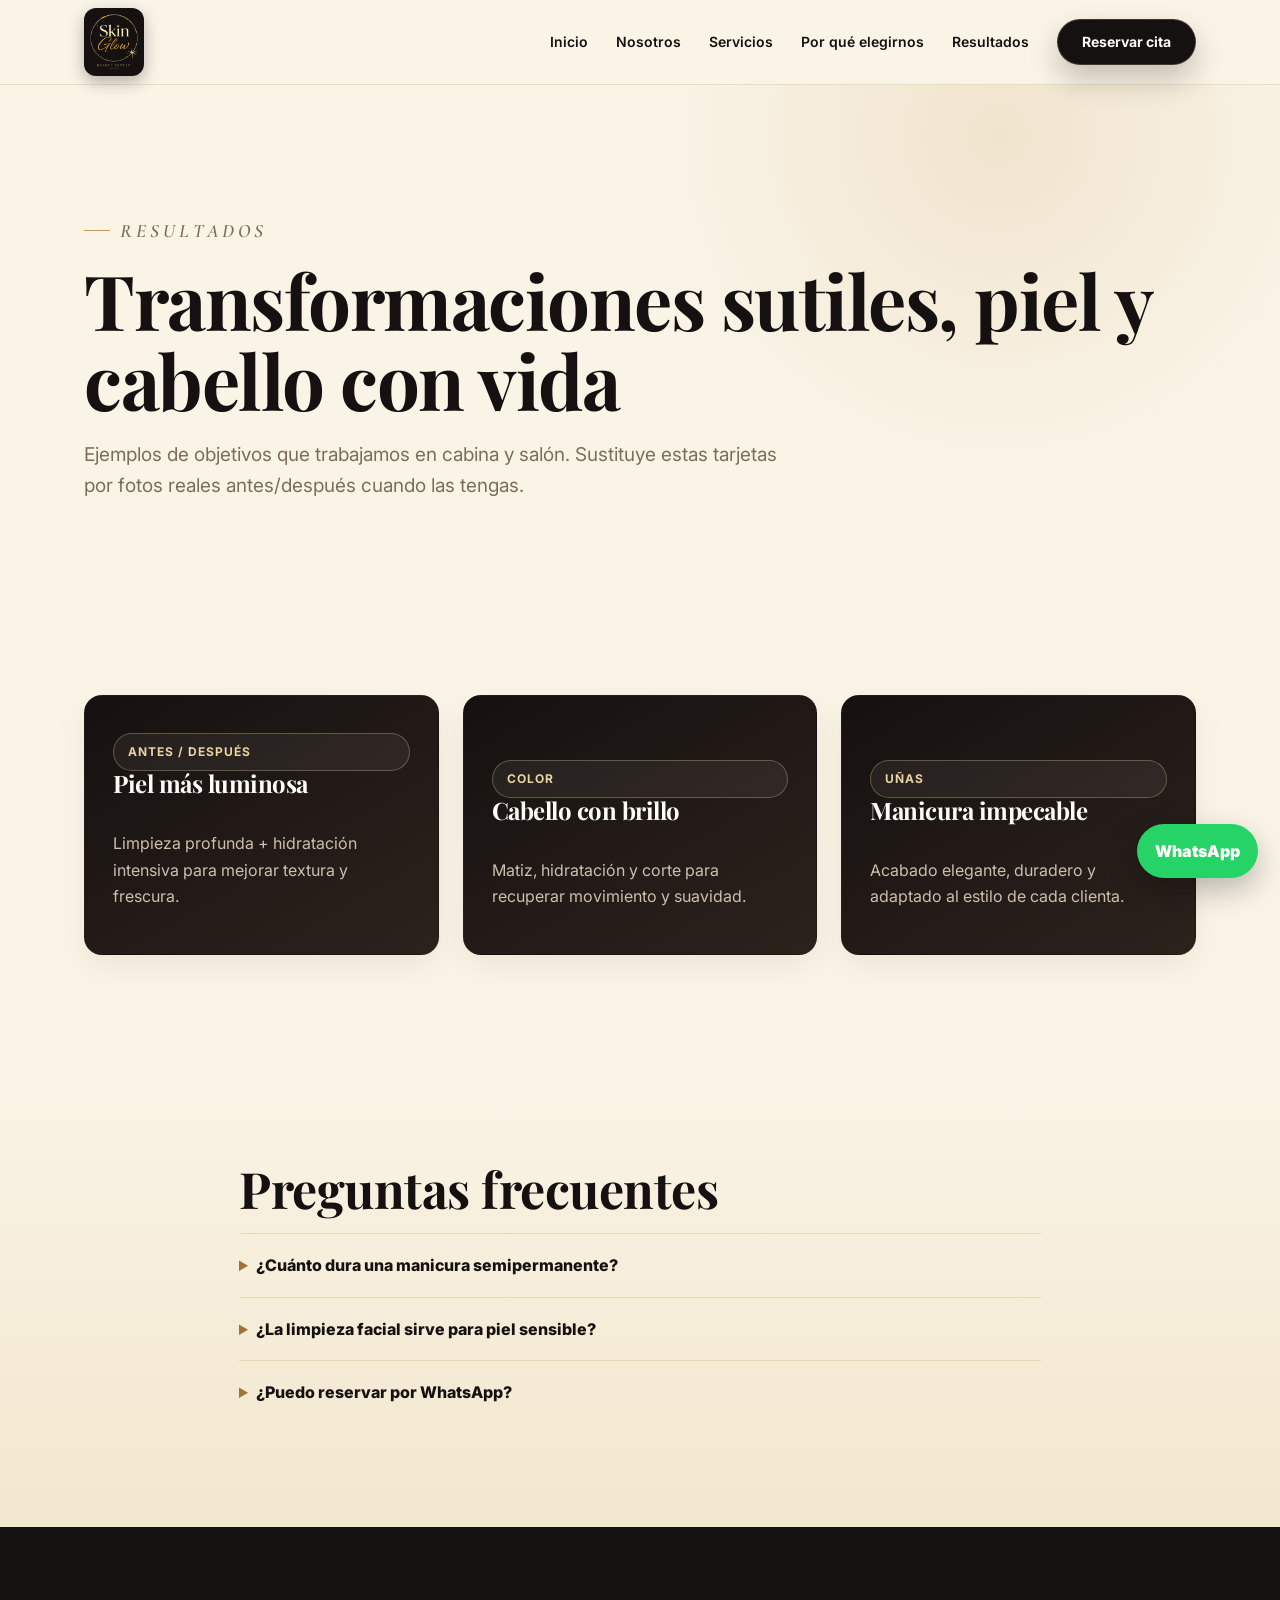
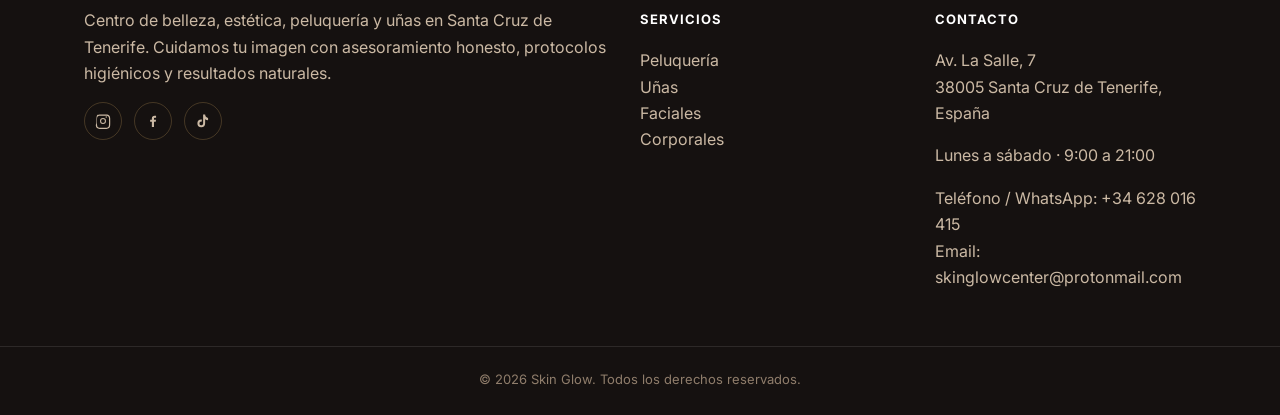
<file: resultados.html>
<!DOCTYPE html>
<html lang="es">
<head>
<meta charset="UTF-8">
<meta name="viewport" content="width=device-width, initial-scale=1.0">
<title>Resultados de belleza, uñas y estética | Skin Glow</title>
<meta name="description" content="Resultados y objetivos de tratamientos faciales, cabello y uñas en Skin Glow, Santa Cruz de Tenerife. Belleza natural con asesoramiento profesional.">
<meta name="robots" content="index, follow">
<meta name="author" content="Skin Glow">
<meta property="og:type" content="website">
<meta property="og:title" content="Resultados de belleza, uñas y estética | Skin Glow">
<meta property="og:description" content="Resultados y objetivos de tratamientos faciales, cabello y uñas.">
<meta property="og:locale" content="es_ES">
<link rel="canonical" href="./">
<link rel="icon" href="assets/logo.png">
<link rel="preconnect" href="https://fonts.googleapis.com">
<link rel="preconnect" href="https://fonts.gstatic.com" crossorigin>
<link rel="stylesheet" href="style.css">
<script type="application/ld+json">{"@context":"https://schema.org","@type":"BeautySalon","name":"Skin Glow","address":{"@type":"PostalAddress","streetAddress":"Av. La Salle, 7","postalCode":"38005","addressLocality":"Santa Cruz de Tenerife","addressCountry":"ES"},"telephone":"+34 628 016 415","priceRange":"€€","sameAs":["https://instagram.com/skinglow.tf","https://facebook.com/skinglow.tf"],"description":"Centro de belleza, estética, peluquería y uñas."}</script>
</head>
<body>
<header class="site-header">
<div class="container header-inner">
<a class="logo" href="index.html"><span class="logo-mark" role="img" aria-label="Skin Glow Beauty Center"></span></a>
<button class="nav-toggle" id="nav-toggle" aria-label="Abrir menú" aria-expanded="false"><span></span><span></span><span></span></button>
<nav class="nav-links" id="nav-links">
<a href="index.html">Inicio</a>
<a href="nosotros.html">Nosotros</a>
<a href="servicios.html">Servicios</a>
<a href="por-que-nosotros.html">Por qué elegirnos</a>
<a href="resultados.html">Resultados</a>
<a href="contacto.html" class="nav-cta">Reservar cita</a>
</nav>
</div>
</header>
<main>
<section class="page-hero">
<div class="container reveal">
<p class="eyebrow">Resultados</p>
<h1>Transformaciones sutiles, piel y cabello con vida</h1>
<p>Ejemplos de objetivos que trabajamos en cabina y salón. Sustituye estas tarjetas por fotos reales antes/después cuando las tengas.</p>
</div>
</section>
<section class="section">
<div class="container gallery">
<div class="result reveal"><span>Antes / Después</span><h3>Piel más luminosa</h3><p>Limpieza profunda + hidratación intensiva para mejorar textura y frescura.</p></div>
<div class="result reveal"><span>Color</span><h3>Cabello con brillo</h3><p>Matiz, hidratación y corte para recuperar movimiento y suavidad.</p></div>
<div class="result reveal"><span>Uñas</span><h3>Manicura impecable</h3><p>Acabado elegante, duradero y adaptado al estilo de cada clienta.</p></div>
</div>
</section>
<section class="section alt">
<div class="container faq reveal">
<h2>Preguntas frecuentes</h2>
<details><summary>¿Cuánto dura una manicura semipermanente?</summary><p>Normalmente entre 2 y 3 semanas, dependiendo del crecimiento de la uña y los cuidados diarios.</p></details>
<details><summary>¿La limpieza facial sirve para piel sensible?</summary><p>Sí, adaptando productos, presión y técnica. Primero se valora el estado de la piel.</p></details>
<details><summary>¿Puedo reservar por WhatsApp?</summary><p>Sí, es la forma más rápida para pedir disponibilidad y resolver dudas.</p></details>
</div>
</section>
</main>
<footer class="footer">
<div class="container footer-grid">
<div>
<a class="logo footer-logo" href="index.html"><span class="logo-mark footer-mark" role="img" aria-label="Skin Glow Beauty Center"></span></a>
<p>Centro de belleza, estética, peluquería y uñas en Santa Cruz de Tenerife. Cuidamos tu imagen con asesoramiento honesto, protocolos higiénicos y resultados naturales.</p>
<div class="social-row">
<a href="https://instagram.com/skinglow.tf" aria-label="Instagram"><svg viewBox="0 0 24 24" width="18" height="18" fill="currentColor"><path d="M12 2.2c3.2 0 3.6 0 4.9.07 1.2.06 2 .25 2.5.42a5 5 0 0 1 1.8 1.17 5 5 0 0 1 1.17 1.8c.17.5.36 1.3.42 2.5.06 1.3.07 1.7.07 4.9s0 3.6-.07 4.9c-.06 1.2-.25 2-.42 2.5a5 5 0 0 1-1.17 1.8 5 5 0 0 1-1.8 1.17c-.5.17-1.3.36-2.5.42-1.3.06-1.7.07-4.9.07s-3.6 0-4.9-.07c-1.2-.06-2-.25-2.5-.42a5 5 0 0 1-1.8-1.17 5 5 0 0 1-1.17-1.8c-.17-.5-.36-1.3-.42-2.5C2.2 15.6 2.2 15.2 2.2 12s0-3.6.07-4.9c.06-1.2.25-2 .42-2.5a5 5 0 0 1 1.17-1.8A5 5 0 0 1 5.66 2.7c.5-.17 1.3-.36 2.5-.42C9.4 2.2 9.8 2.2 12 2.2zm0 1.8c-3.14 0-3.51 0-4.75.07-1.02.05-1.57.22-1.94.36a3.2 3.2 0 0 0-1.16.75c-.35.35-.57.7-.75 1.16-.14.37-.31.92-.36 1.94C3 9.5 3 9.86 3 13s0 3.51.07 4.75c.05 1.02.22 1.57.36 1.94.18.46.4.81.75 1.16.35.35.7.57 1.16.75.37.14.92.31 1.94.36 1.24.06 1.6.07 4.75.07s3.51 0 4.75-.07c1.02-.05 1.57-.22 1.94-.36a3.2 3.2 0 0 0 1.16-.75c.35-.35.57-.7.75-1.16.14-.37.31-.92.36-1.94.06-1.24.07-1.6.07-4.75s0-3.51-.07-4.75c-.05-1.02-.22-1.57-.36-1.94a3.2 3.2 0 0 0-.75-1.16 3.2 3.2 0 0 0-1.16-.75c-.37-.14-.92-.31-1.94-.36C15.51 4 15.14 4 12 4z"/><path d="M12 7.5a4.5 4.5 0 1 0 0 9 4.5 4.5 0 0 0 0-9zm0 7.4a2.9 2.9 0 1 1 0-5.8 2.9 2.9 0 0 1 0 5.8zM17.9 6.1a1.05 1.05 0 1 1-2.1 0 1.05 1.05 0 0 1 2.1 0z"/></svg></a>
<a href="https://facebook.com/skinglow.tf" aria-label="Facebook"><svg viewBox="0 0 24 24" width="18" height="18" fill="currentColor"><path d="M13.5 21v-7.7h2.6l.4-3h-3v-1.9c0-.87.24-1.46 1.5-1.46h1.6V4.3c-.28-.04-1.24-.12-2.36-.12-2.34 0-3.94 1.43-3.94 4.04v2.08H7.7v3h2.6V21h3.2z"/></svg></a>
<a href="https://tiktok.com/@skinglow.tf" aria-label="TikTok"><svg viewBox="0 0 24 24" width="18" height="18" fill="currentColor"><path d="M16.6 5.82c-.9-.98-1.4-2.24-1.4-3.57h-3.03v13.4c0 1.53-1.24 2.77-2.77 2.77a2.77 2.77 0 0 1-2.77-2.77 2.77 2.77 0 0 1 2.77-2.77c.28 0 .55.04.8.12V9.7a5.8 5.8 0 0 0-.8-.06A5.8 5.8 0 0 0 3.6 15.45a5.8 5.8 0 0 0 5.8 5.8 5.8 5.8 0 0 0 5.8-5.8V9.3a7.6 7.6 0 0 0 4.4 1.4V7.66a4.55 4.55 0 0 1-2.99-1.85z"/></svg></a>
</div>
</div>
<div><h4>Servicios</h4><a href="servicios.html#peluqueria">Peluquería</a><a href="servicios.html#unas">Uñas</a><a href="servicios.html#facial">Faciales</a><a href="servicios.html#corporal">Corporales</a></div>
<div><h4>Contacto</h4><p>Av. La Salle, 7<br>38005 Santa Cruz de Tenerife, España</p><p>Lunes a sábado · 9:00 a 21:00</p><p>Teléfono / WhatsApp: +34 628 016 415<br>Email: skinglowcenter@protonmail.com</p></div>
</div>
<div class="footer-bottom">© 2026 Skin Glow. Todos los derechos reservados.</div>
</footer>
<a class="whatsapp" href="https://wa.me/34628016415" aria-label="Reservar por WhatsApp">WhatsApp</a>
<script src="main.js"></script>
</body>
</html>
</file>
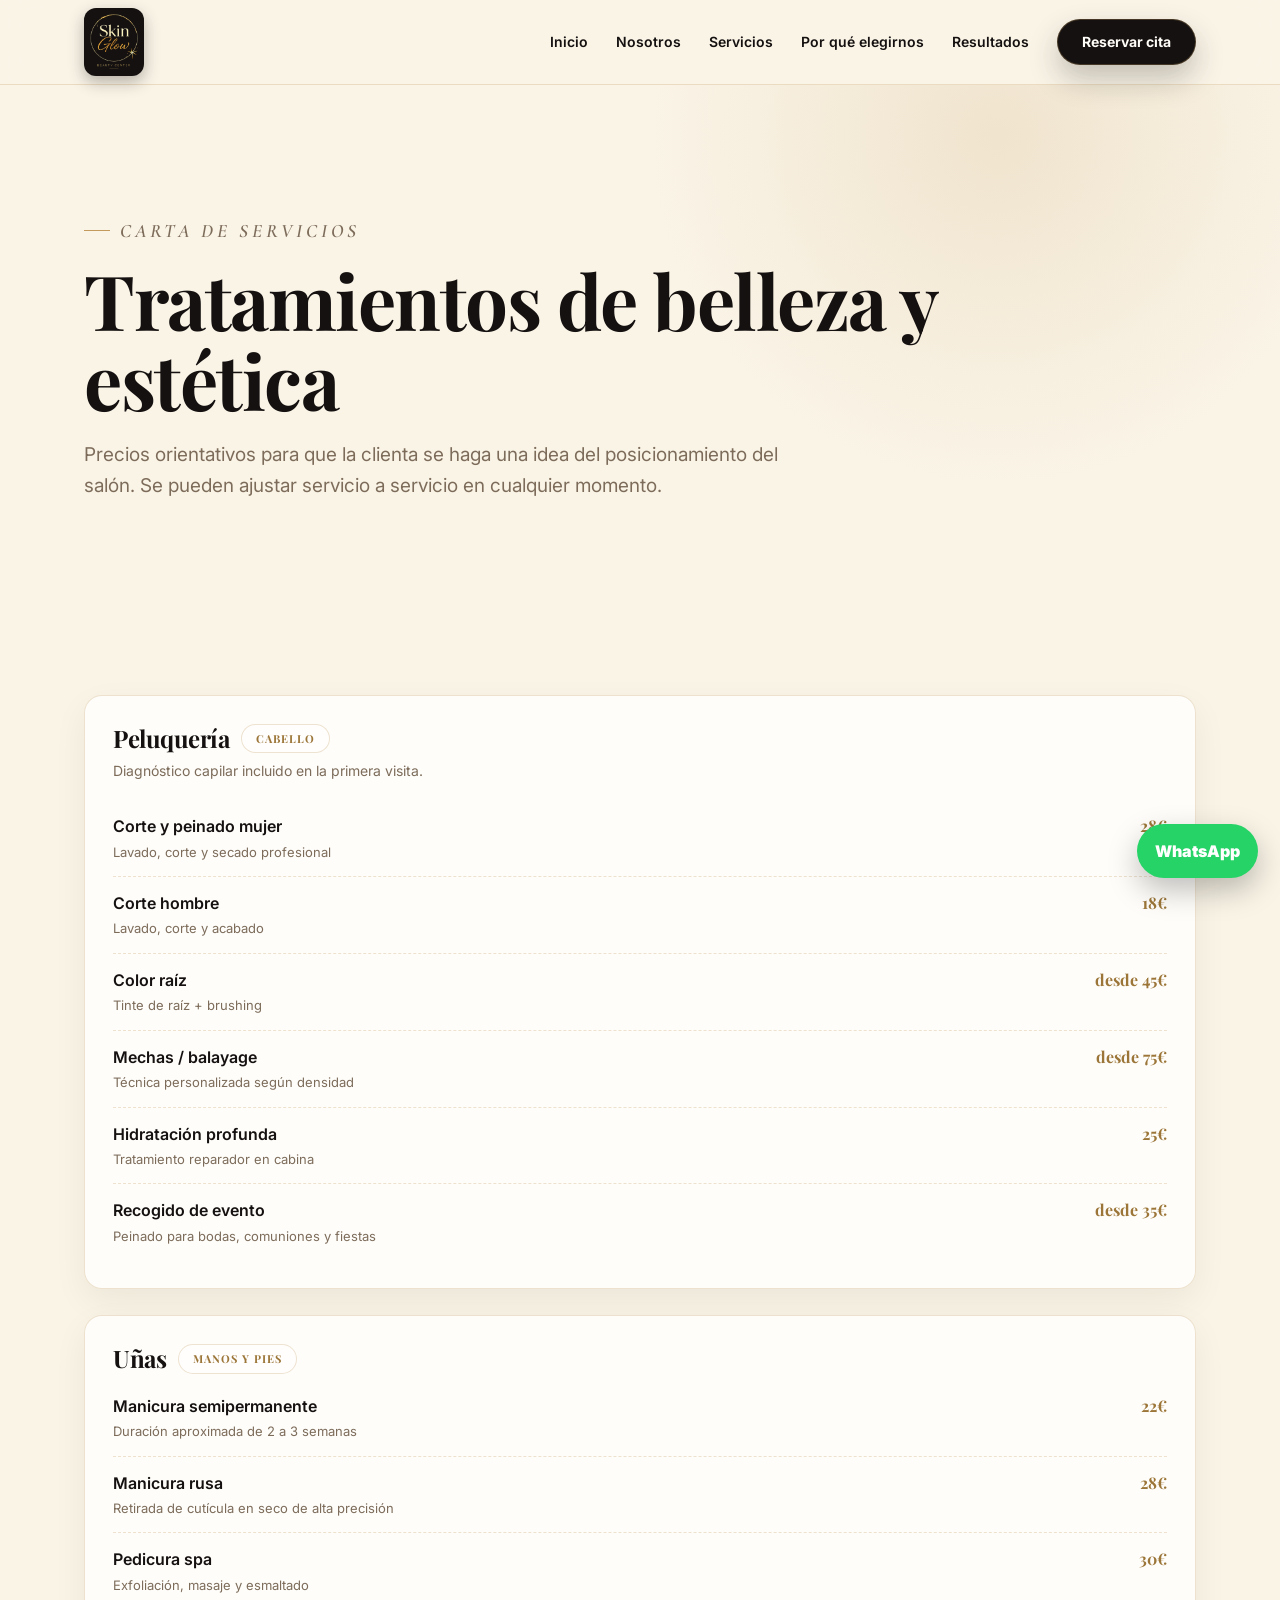
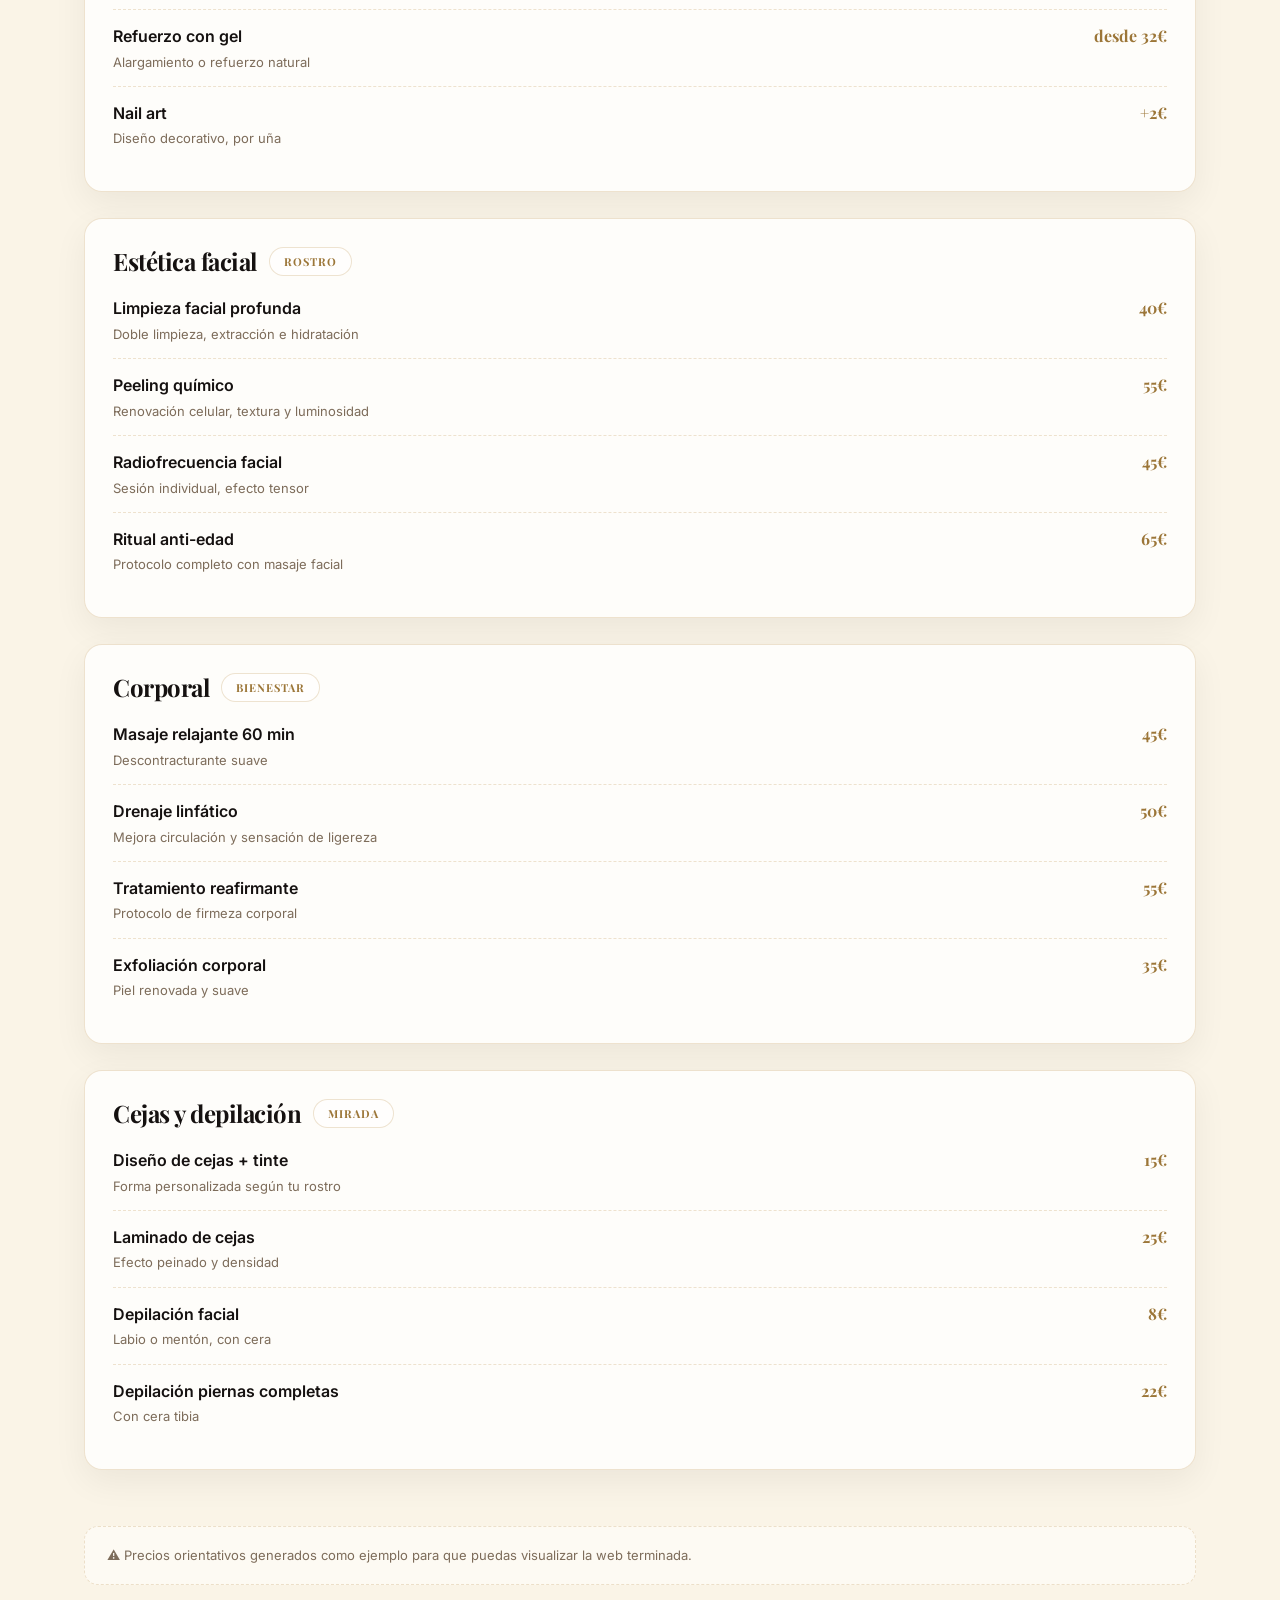
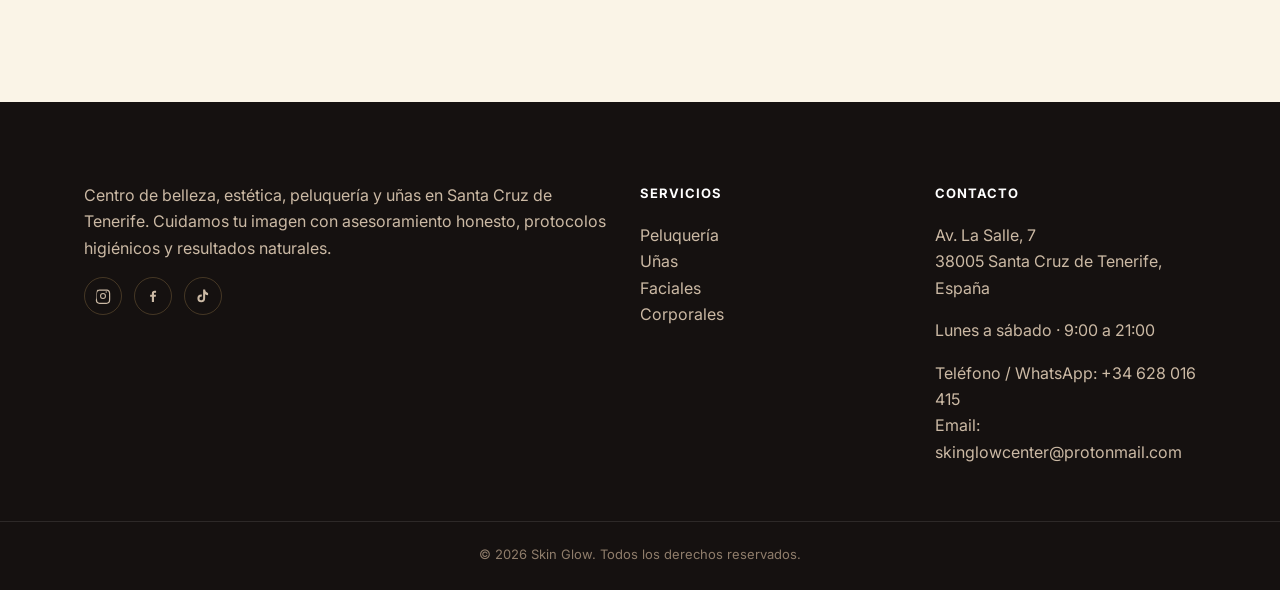
<file: servicios.html>
<!DOCTYPE html>
<html lang="es">
<head>
<meta charset="UTF-8">
<meta name="viewport" content="width=device-width, initial-scale=1.0">
<title>Servicios y precios: peluquería, uñas y estética | Skin Glow</title>
<meta name="description" content="Carta de servicios y precios orientativos de Skin Glow: peluquería, uñas, tratamientos faciales, corporales, depilación y cejas en Santa Cruz de Tenerife.">
<meta name="robots" content="index, follow">
<meta name="author" content="Skin Glow">
<meta property="og:type" content="website">
<meta property="og:title" content="Servicios y precios | Skin Glow">
<meta property="og:description" content="Carta de servicios de belleza en Santa Cruz de Tenerife: peluquería, uñas, estética facial y corporal.">
<meta property="og:locale" content="es_ES">
<link rel="canonical" href="./">
<link rel="icon" href="assets/logo.png">
<link rel="preconnect" href="https://fonts.googleapis.com">
<link rel="preconnect" href="https://fonts.gstatic.com" crossorigin>
<link rel="stylesheet" href="style.css">
<script type="application/ld+json">{"@context":"https://schema.org","@type":"BeautySalon","name":"Skin Glow","address":{"@type":"PostalAddress","streetAddress":"Av. La Salle, 7","postalCode":"38005","addressLocality":"Santa Cruz de Tenerife","addressCountry":"ES"},"telephone":"+34 628 016 415","priceRange":"€€","sameAs":["https://instagram.com/skinglow.tf","https://facebook.com/skinglow.tf"],"description":"Centro de belleza, estética, peluquería y uñas."}</script>
</head>
<body>
<header class="site-header">
<div class="container header-inner">
<a class="logo" href="index.html"><span class="logo-mark" role="img" aria-label="Skin Glow Beauty Center"></span></a>
<button class="nav-toggle" id="nav-toggle" aria-label="Abrir menú" aria-expanded="false"><span></span><span></span><span></span></button>
<nav class="nav-links" id="nav-links">
<a href="index.html">Inicio</a>
<a href="nosotros.html">Nosotros</a>
<a href="servicios.html">Servicios</a>
<a href="por-que-nosotros.html">Por qué elegirnos</a>
<a href="resultados.html">Resultados</a>
<a href="contacto.html" class="nav-cta">Reservar cita</a>
</nav>
</div>
</header>
<main>
<section class="page-hero">
<div class="container reveal">
<p class="eyebrow">Carta de servicios</p>
<h1>Tratamientos de belleza y estética</h1>
<p>Precios orientativos para que la clienta se haga una idea del posicionamiento del salón. Se pueden ajustar servicio a servicio en cualquier momento.</p>
</div>
</section>

<section class="section">
<div class="container price-groups">

<article id="peluqueria" class="price-cat reveal">
<h3>Peluquería <span class="tag">Cabello</span></h3>
<p class="price-note">Diagnóstico capilar incluido en la primera visita.</p>
<div class="price-row"><span class="name">Corte y peinado mujer<span class="desc">Lavado, corte y secado profesional</span></span><span class="amount">28€</span></div>
<div class="price-row"><span class="name">Corte hombre<span class="desc">Lavado, corte y acabado</span></span><span class="amount">18€</span></div>
<div class="price-row"><span class="name">Color raíz<span class="desc">Tinte de raíz + brushing</span></span><span class="amount">desde 45€</span></div>
<div class="price-row"><span class="name">Mechas / balayage<span class="desc">Técnica personalizada según densidad</span></span><span class="amount">desde 75€</span></div>
<div class="price-row"><span class="name">Hidratación profunda<span class="desc">Tratamiento reparador en cabina</span></span><span class="amount">25€</span></div>
<div class="price-row"><span class="name">Recogido de evento<span class="desc">Peinado para bodas, comuniones y fiestas</span></span><span class="amount">desde 35€</span></div>
</article>

<article id="unas" class="price-cat reveal">
<h3>Uñas <span class="tag">Manos y pies</span></h3>
<div class="price-row"><span class="name">Manicura semipermanente<span class="desc">Duración aproximada de 2 a 3 semanas</span></span><span class="amount">22€</span></div>
<div class="price-row"><span class="name">Manicura rusa<span class="desc">Retirada de cutícula en seco de alta precisión</span></span><span class="amount">28€</span></div>
<div class="price-row"><span class="name">Pedicura spa<span class="desc">Exfoliación, masaje y esmaltado</span></span><span class="amount">30€</span></div>
<div class="price-row"><span class="name">Refuerzo con gel<span class="desc">Alargamiento o refuerzo natural</span></span><span class="amount">desde 32€</span></div>
<div class="price-row"><span class="name">Nail art<span class="desc">Diseño decorativo, por uña</span></span><span class="amount">+2€</span></div>
</article>

<article id="facial" class="price-cat reveal">
<h3>Estética facial <span class="tag">Rostro</span></h3>
<div class="price-row"><span class="name">Limpieza facial profunda<span class="desc">Doble limpieza, extracción e hidratación</span></span><span class="amount">40€</span></div>
<div class="price-row"><span class="name">Peeling químico<span class="desc">Renovación celular, textura y luminosidad</span></span><span class="amount">55€</span></div>
<div class="price-row"><span class="name">Radiofrecuencia facial<span class="desc">Sesión individual, efecto tensor</span></span><span class="amount">45€</span></div>
<div class="price-row"><span class="name">Ritual anti-edad<span class="desc">Protocolo completo con masaje facial</span></span><span class="amount">65€</span></div>
</article>

<article id="corporal" class="price-cat reveal">
<h3>Corporal <span class="tag">Bienestar</span></h3>
<div class="price-row"><span class="name">Masaje relajante 60 min<span class="desc">Descontracturante suave</span></span><span class="amount">45€</span></div>
<div class="price-row"><span class="name">Drenaje linfático<span class="desc">Mejora circulación y sensación de ligereza</span></span><span class="amount">50€</span></div>
<div class="price-row"><span class="name">Tratamiento reafirmante<span class="desc">Protocolo de firmeza corporal</span></span><span class="amount">55€</span></div>
<div class="price-row"><span class="name">Exfoliación corporal<span class="desc">Piel renovada y suave</span></span><span class="amount">35€</span></div>
</article>

<article class="price-cat reveal">
<h3>Cejas y depilación <span class="tag">Mirada</span></h3>
<div class="price-row"><span class="name">Diseño de cejas + tinte<span class="desc">Forma personalizada según tu rostro</span></span><span class="amount">15€</span></div>
<div class="price-row"><span class="name">Laminado de cejas<span class="desc">Efecto peinado y densidad</span></span><span class="amount">25€</span></div>
<div class="price-row"><span class="name">Depilación facial<span class="desc">Labio o mentón, con cera</span></span><span class="amount">8€</span></div>
<div class="price-row"><span class="name">Depilación piernas completas<span class="desc">Con cera tibia</span></span><span class="amount">22€</span></div>
</article>

<p class="price-disclaimer reveal">⚠️ Precios orientativos generados como ejemplo para que puedas visualizar la web terminada.</p>
</div>
</section>
</main>
<footer class="footer">
<div class="container footer-grid">
<div>
<a class="logo footer-logo" href="index.html"><span class="logo-mark footer-mark" role="img" aria-label="Skin Glow Beauty Center"></span></a>
<p>Centro de belleza, estética, peluquería y uñas en Santa Cruz de Tenerife. Cuidamos tu imagen con asesoramiento honesto, protocolos higiénicos y resultados naturales.</p>
<div class="social-row">
<a href="https://instagram.com/skinglow.tf" aria-label="Instagram"><svg viewBox="0 0 24 24" width="18" height="18" fill="currentColor"><path d="M12 2.2c3.2 0 3.6 0 4.9.07 1.2.06 2 .25 2.5.42a5 5 0 0 1 1.8 1.17 5 5 0 0 1 1.17 1.8c.17.5.36 1.3.42 2.5.06 1.3.07 1.7.07 4.9s0 3.6-.07 4.9c-.06 1.2-.25 2-.42 2.5a5 5 0 0 1-1.17 1.8 5 5 0 0 1-1.8 1.17c-.5.17-1.3.36-2.5.42-1.3.06-1.7.07-4.9.07s-3.6 0-4.9-.07c-1.2-.06-2-.25-2.5-.42a5 5 0 0 1-1.8-1.17 5 5 0 0 1-1.17-1.8c-.17-.5-.36-1.3-.42-2.5C2.2 15.6 2.2 15.2 2.2 12s0-3.6.07-4.9c.06-1.2.25-2 .42-2.5a5 5 0 0 1 1.17-1.8A5 5 0 0 1 5.66 2.7c.5-.17 1.3-.36 2.5-.42C9.4 2.2 9.8 2.2 12 2.2zm0 1.8c-3.14 0-3.51 0-4.75.07-1.02.05-1.57.22-1.94.36a3.2 3.2 0 0 0-1.16.75c-.35.35-.57.7-.75 1.16-.14.37-.31.92-.36 1.94C3 9.5 3 9.86 3 13s0 3.51.07 4.75c.05 1.02.22 1.57.36 1.94.18.46.4.81.75 1.16.35.35.7.57 1.16.75.37.14.92.31 1.94.36 1.24.06 1.6.07 4.75.07s3.51 0 4.75-.07c1.02-.05 1.57-.22 1.94-.36a3.2 3.2 0 0 0 1.16-.75c.35-.35.57-.7.75-1.16.14-.37.31-.92.36-1.94.06-1.24.07-1.6.07-4.75s0-3.51-.07-4.75c-.05-1.02-.22-1.57-.36-1.94a3.2 3.2 0 0 0-.75-1.16 3.2 3.2 0 0 0-1.16-.75c-.37-.14-.92-.31-1.94-.36C15.51 4 15.14 4 12 4z"/><path d="M12 7.5a4.5 4.5 0 1 0 0 9 4.5 4.5 0 0 0 0-9zm0 7.4a2.9 2.9 0 1 1 0-5.8 2.9 2.9 0 0 1 0 5.8zM17.9 6.1a1.05 1.05 0 1 1-2.1 0 1.05 1.05 0 0 1 2.1 0z"/></svg></a>
<a href="https://facebook.com/skinglow.tf" aria-label="Facebook"><svg viewBox="0 0 24 24" width="18" height="18" fill="currentColor"><path d="M13.5 21v-7.7h2.6l.4-3h-3v-1.9c0-.87.24-1.46 1.5-1.46h1.6V4.3c-.28-.04-1.24-.12-2.36-.12-2.34 0-3.94 1.43-3.94 4.04v2.08H7.7v3h2.6V21h3.2z"/></svg></a>
<a href="https://tiktok.com/@skinglow.tf" aria-label="TikTok"><svg viewBox="0 0 24 24" width="18" height="18" fill="currentColor"><path d="M16.6 5.82c-.9-.98-1.4-2.24-1.4-3.57h-3.03v13.4c0 1.53-1.24 2.77-2.77 2.77a2.77 2.77 0 0 1-2.77-2.77 2.77 2.77 0 0 1 2.77-2.77c.28 0 .55.04.8.12V9.7a5.8 5.8 0 0 0-.8-.06A5.8 5.8 0 0 0 3.6 15.45a5.8 5.8 0 0 0 5.8 5.8 5.8 5.8 0 0 0 5.8-5.8V9.3a7.6 7.6 0 0 0 4.4 1.4V7.66a4.55 4.55 0 0 1-2.99-1.85z"/></svg></a>
</div>
</div>
<div><h4>Servicios</h4><a href="servicios.html#peluqueria">Peluquería</a><a href="servicios.html#unas">Uñas</a><a href="servicios.html#facial">Faciales</a><a href="servicios.html#corporal">Corporales</a></div>
<div><h4>Contacto</h4><p>Av. La Salle, 7<br>38005 Santa Cruz de Tenerife, España</p><p>Lunes a sábado · 9:00 a 21:00</p><p>Teléfono / WhatsApp: +34 628 016 415<br>Email: skinglowcenter@protonmail.com</p></div>
</div>
<div class="footer-bottom">© 2026 Skin Glow. Todos los derechos reservados.</div>
</footer>
<a class="whatsapp" href="https://wa.me/34628016415" aria-label="Reservar por WhatsApp">WhatsApp</a>
<script src="main.js"></script>
</body>
</html>
</file>
<file: style.css>
@import url('https://fonts.googleapis.com/css2?family=Playfair+Display:ital,wght@0,600;0,700;1,600&family=Cormorant+Garamond:ital,wght@0,500;1,500&family=Alex+Brush&family=Inter:wght@400;500;600;700&display=swap');

:root{
  --ink:#151110;
  --ink-soft:#241c18;
  --cream:#faf4e7;
  --white:#fffdf8;
  --gold:#c39a5b;
  --gold-deep:#9c7638;
  --gold-light:#e8d3a1;
  --muted:#7d6c5a;
  --line:rgba(195,154,91,.28);
  --shadow:0 26px 64px rgba(21,17,16,.16);
  --shadow-dark:0 26px 64px rgba(0,0,0,.35);
  --max:1160px;
}
*{box-sizing:border-box}
html{scroll-behavior:smooth}
body{margin:0;font-family:Inter,system-ui,sans-serif;color:var(--ink);background:var(--cream);line-height:1.65;overflow-x:hidden}
a{text-decoration:none;color:inherit}
.container{max-width:var(--max);margin:auto;padding:0 24px}
img{max-width:100%;display:block}

/* type */
h1,h2,h3{font-family:'Playfair Display',serif;line-height:1.05;color:var(--ink);margin:0 0 18px;letter-spacing:-.5px}
h1{font-size:clamp(42px,6.4vw,76px);letter-spacing:-1.5px}
h2{font-size:clamp(32px,4vw,50px)}
h3{font-size:24px}
.eyebrow{font-family:'Cormorant Garamond',serif;font-style:italic;text-transform:uppercase;letter-spacing:4px;color:var(--gold-deep);font-size:14px;font-weight:600;margin:0 0 14px;display:flex;align-items:center;gap:10px}
.eyebrow:before{content:"";width:26px;height:1px;background:var(--gold)}
.accent{font-family:'Alex Brush',cursive;font-size:1.35em;color:var(--gold-deep);font-weight:400}
.accent-line{color:var(--gold-deep);position:relative;display:inline-block}
.accent-line:after{content:"";position:absolute;left:2px;right:2px;bottom:2px;height:2px;background:linear-gradient(90deg,var(--gold),transparent)}
.lead{font-size:19px;color:var(--muted);max-width:640px}

/* header */
.site-header{position:sticky;top:0;z-index:50;background:rgba(250,244,231,.86);backdrop-filter:blur(18px);border-bottom:1px solid var(--line)}
.header-inner{height:84px;display:flex;align-items:center;justify-content:space-between}
.logo{display:flex;align-items:center;gap:12px}
.logo-mark{width:60px;height:68px;border-radius:12px;background-color:var(--ink);background-image:url('assets/logo.png');background-size:80%;background-repeat:no-repeat;background-position:center;flex-shrink:0;box-shadow:0 6px 16px rgba(21,17,16,.3)}
.footer-mark{width:76px;height:86px;background-color:transparent}
.logo-text{display:flex;flex-direction:column;line-height:1.05}
.logo-text strong{font-family:'Playfair Display',serif;font-size:22px;color:var(--ink);font-weight:700}
.logo-text em{font-family:'Alex Brush',cursive;font-style:normal;font-size:24px;color:var(--gold-deep);margin-top:-4px}
.logo-text small{text-transform:uppercase;letter-spacing:2.5px;font-size:9px;color:var(--muted);font-weight:700;margin-top:2px}
.nav-links{display:flex;align-items:center;gap:28px;font-weight:600;font-size:14px}
.nav-links a{position:relative}
.nav-links a:not(.nav-cta)::after{content:"";position:absolute;left:0;bottom:-8px;width:0;height:1px;background:var(--gold-deep);transition:.3s}
.nav-links a:hover::after{width:100%}
.nav-cta,.btn{display:inline-flex;align-items:center;justify-content:center;min-height:46px;padding:0 24px;border-radius:999px;border:1px solid var(--line);font-weight:700;transition:.25s}
.nav-cta,.btn.primary{background:var(--ink);color:var(--white);box-shadow:0 14px 30px rgba(21,17,16,.24)}
.btn:hover{transform:translateY(-2px);box-shadow:var(--shadow)}
.btn.ghost{background:rgba(255,255,255,.5);color:var(--ink);border-color:var(--line)}
.btn.gold{background:linear-gradient(135deg,var(--gold-light),var(--gold-deep));color:var(--ink)}
.btn.small{min-height:40px;padding:0 18px;font-size:13px}
.nav-toggle{display:none;background:none;border:0;width:44px;height:44px}
.nav-toggle span{display:block;height:2px;background:var(--ink);margin:6px}

/* halo signature motif */
/* hero */
.hero{position:relative;min-height:680px;display:flex;align-items:center;overflow:hidden;background:radial-gradient(circle at 82% 18%,rgba(195,154,91,.16) 0,transparent 38%),var(--cream)}
.hero-grid{position:relative;display:grid;grid-template-columns:1.05fr .95fr;gap:56px;align-items:center}
.actions{display:flex;gap:14px;flex-wrap:wrap;margin:30px 0}
.trust{display:flex;flex-wrap:wrap;gap:10px;margin-top:26px}
.trust span,.service-row span,.result span,.tag{border:1px solid var(--line);background:rgba(255,255,255,.6);padding:8px 14px;border-radius:999px;color:var(--gold-deep);font-weight:700;font-size:12px;text-transform:uppercase;letter-spacing:1px}
.hero-media{position:relative;height:440px;border-radius:10px;overflow:hidden;box-shadow:var(--shadow-dark)}
.hero-media img{width:100%;height:100%;object-fit:cover;display:block}
.hero-media:after{content:"";position:absolute;inset:14px;border:1px solid rgba(255,253,248,.4);border-radius:6px;pointer-events:none}

.section{padding:104px 0}
.section.alt{background:linear-gradient(180deg,var(--cream),#f2e6cd)}
.section.dark{background:var(--ink);color:var(--white)}
.section.dark h2,.section.dark h3{color:var(--white)}
.section.dark .lead,.section.dark p{color:#d8cabb}
.section-head{text-align:center;max-width:780px;margin:0 auto 52px}
.section-head p{color:var(--muted)}
.section.dark .section-head p{color:#c9b9a6}

.cards{display:grid;grid-template-columns:repeat(4,1fr);gap:22px}
.card,.panel,.quote,.contact-card,.form,.result,.service-row,.stats,.price-cat{background:rgba(255,255,255,.8);border:1px solid var(--line);border-radius:18px;padding:28px;box-shadow:0 12px 34px rgba(21,17,16,.06)}
.card b{color:var(--gold-deep);font-size:12px;letter-spacing:2px}
.card p,.panel p,.quote p,.result p,.service-row p,.contact-card p{color:var(--muted)}

.split{display:grid;grid-template-columns:1fr 1fr;gap:34px;align-items:center}
.quote{min-height:300px;display:flex;align-items:center;background:var(--ink);border-color:transparent}
.quote p{font-family:'Playfair Display',serif;color:var(--white);font-size:32px;line-height:1.25;font-style:italic}
.quote p em{color:var(--gold-light);font-style:normal;font-family:'Alex Brush',cursive;font-size:1.2em}

.ticks{padding:0;margin:20px 0 0;list-style:none}
.ticks li{margin:12px 0;color:var(--muted)}
.ticks li:before{content:"✦";color:var(--gold-deep);font-weight:900;margin-right:10px}

.stats{display:grid;grid-template-columns:repeat(3,1fr);gap:18px;text-align:center}
.stats div strong{display:block;font-family:'Playfair Display',serif;font-size:36px;color:var(--gold-deep)}
.stats div span{color:var(--muted);font-size:13px}

.brand-panel{border-radius:18px;overflow:hidden;box-shadow:var(--shadow);position:relative}
.brand-panel img{width:100%;height:100%;object-fit:cover}

.page-hero{padding:130px 0 70px;background:radial-gradient(circle at 78% 10%,rgba(195,154,91,.18) 0,transparent 32%),var(--cream)}
.page-hero p{font-size:19px;color:var(--muted);max-width:720px}

.service-list{display:grid;gap:22px}
.service-row{display:flex;gap:30px;justify-content:space-between;align-items:center}

/* pricing */
.price-groups{display:grid;gap:26px}
.price-cat h3{display:flex;align-items:center;gap:12px;margin-bottom:6px}
.price-cat h3 .tag{font-size:11px}
.price-note{color:var(--muted);font-size:14px;margin:0 0 18px}
.price-row{display:flex;justify-content:space-between;gap:16px;padding:13px 0;border-top:1px dashed var(--line)}
.price-row:first-of-type{border-top:none}
.price-row .name{font-weight:600}
.price-row .desc{display:block;color:var(--muted);font-size:13px;font-weight:400;margin-top:2px}
.price-row .amount{font-family:'Playfair Display',serif;font-weight:700;color:var(--gold-deep);white-space:nowrap}
.price-disclaimer{margin-top:30px;padding:18px 22px;border:1px dashed var(--line);border-radius:14px;color:var(--muted);font-size:13px;background:rgba(255,255,255,.5)}

.gallery{display:grid;grid-template-columns:repeat(3,1fr);gap:24px}
.result{min-height:260px;display:flex;flex-direction:column;justify-content:flex-end;background:linear-gradient(150deg,var(--ink),#2c221c);border-color:transparent}
.result span{color:var(--gold-light);border-color:rgba(232,211,161,.3);background:rgba(255,255,255,.06)}
.result h3,.result p{color:var(--white)}
.result p{color:#cdbfae}

.faq{max-width:850px}
.faq details{border-top:1px solid var(--line);padding:18px 0}
.faq summary{font-weight:800;color:var(--ink);cursor:pointer}
.faq summary::marker{color:var(--gold-deep)}

.contact-grid{display:grid;grid-template-columns:1.2fr .8fr;gap:26px}
.form{display:grid;gap:16px}
.form label{font-weight:800;color:var(--ink);font-size:14px}
input,select,textarea{width:100%;margin-top:8px;border:1px solid var(--line);border-radius:12px;padding:14px 16px;font:inherit;background:var(--white);color:var(--ink)}
input:focus,select:focus,textarea:focus{outline:2px solid var(--gold-deep);outline-offset:1px}
.form-msg{display:none;color:var(--gold-deep);font-weight:800}
.form-msg.show{display:block}
.map-frame{border-radius:14px;overflow:hidden;border:1px solid var(--line);margin-top:22px;filter:sepia(12%) saturate(85%)}
.map-frame iframe{width:100%;height:220px;border:0;display:block}

.social-row{display:flex;gap:12px;margin-top:16px}
.social-row a{position:relative;width:38px;height:38px;border-radius:50%;border:1px solid var(--line);color:var(--gold-deep);transition:.25s;overflow:hidden}
.social-row a svg{position:absolute;top:50%;left:50%;width:16px;height:16px;margin:-8px 0 0 -8px;display:block}
.social-row a:hover{background:var(--ink);color:var(--gold-light);border-color:var(--ink)}

.footer{background:var(--ink);color:#eadfd0;padding:64px 0 24px}
.footer-grid{display:grid;grid-template-columns:2fr 1fr 1fr;gap:34px}
.footer a,.footer p{display:block;color:#cbb9a4}
.footer h4{font-family:Inter,sans-serif;color:#fff;letter-spacing:1px;font-size:13px;text-transform:uppercase}
.footer-logo strong{color:#fff}
.footer-logo em{color:var(--gold-light)}
.footer-bottom{text-align:center;border-top:1px solid rgba(255,255,255,.1);margin-top:40px;padding-top:22px;color:#8f7d6b;font-size:13px}

.whatsapp{position:fixed;right:22px;bottom:22px;z-index:60;background:#25D366;color:#fff;padding:14px 18px;border-radius:999px;font-weight:900;box-shadow:0 12px 30px rgba(0,0,0,.25);display:flex;align-items:center;gap:8px}

.reveal{opacity:0;transform:translateY(14px);transition:opacity .6s ease, transform .6s ease}
.reveal.in{opacity:1;transform:none}
@media(prefers-reduced-motion:reduce){.reveal{opacity:1;transform:none;transition:none}}

@media(max-width:900px){
  .nav-toggle{display:block}
  .nav-links{position:absolute;left:16px;right:16px;top:88px;display:none;flex-direction:column;align-items:flex-start;background:var(--white);border:1px solid var(--line);border-radius:18px;padding:22px;box-shadow:var(--shadow)}
  .nav-links.open{display:flex}
  .hero{min-height:auto;padding:88px 0}
  .hero-grid,.split,.contact-grid{grid-template-columns:1fr}
  .cards,.gallery,.footer-grid,.stats{grid-template-columns:1fr 1fr}
  .service-row{align-items:flex-start;flex-direction:column}
  h1{font-size:44px}
  .hero-media{height:300px}
}
@media(max-width:560px){
  .container{padding:0 18px}
  .cards,.gallery,.footer-grid,.stats{grid-template-columns:1fr}
  .section{padding:72px 0}
  .actions{flex-direction:column}
  .btn{width:100%}
  .header-inner{height:74px}
  .price-row{flex-direction:column}
}
</file>
